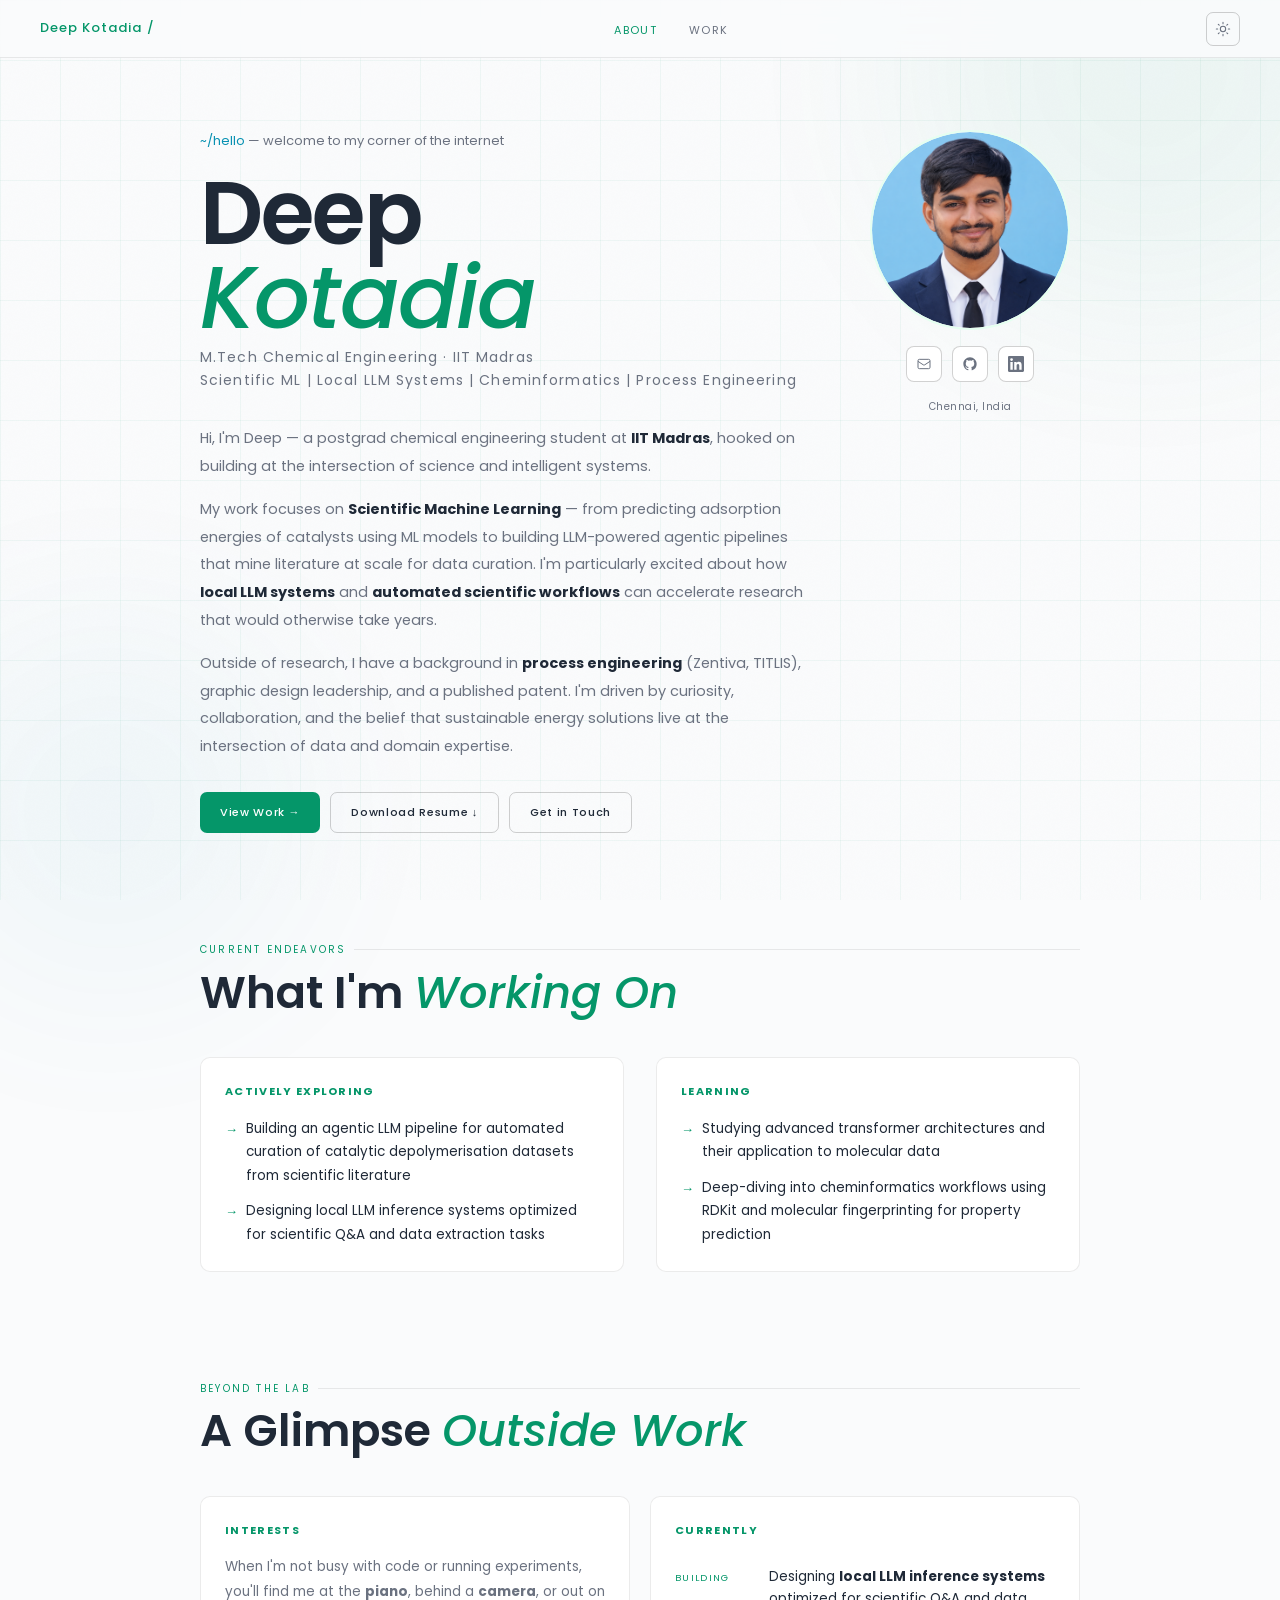
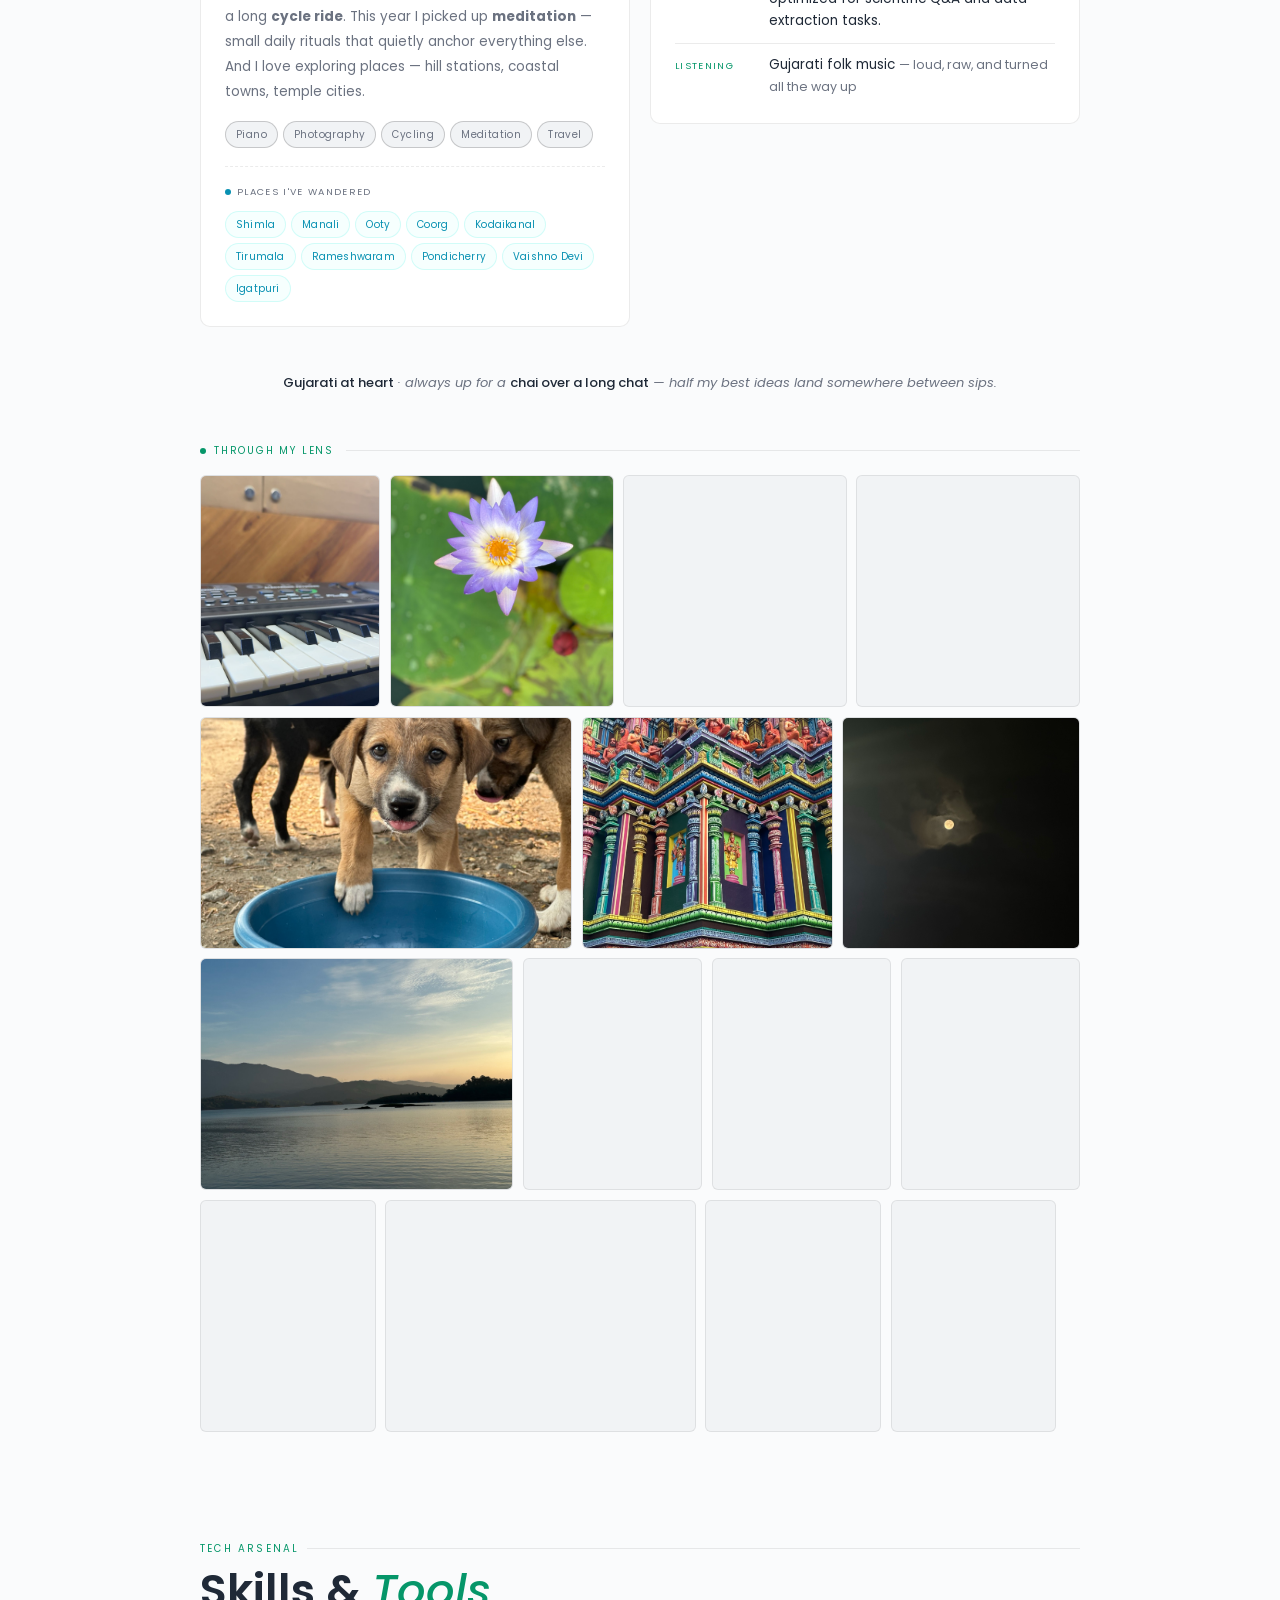
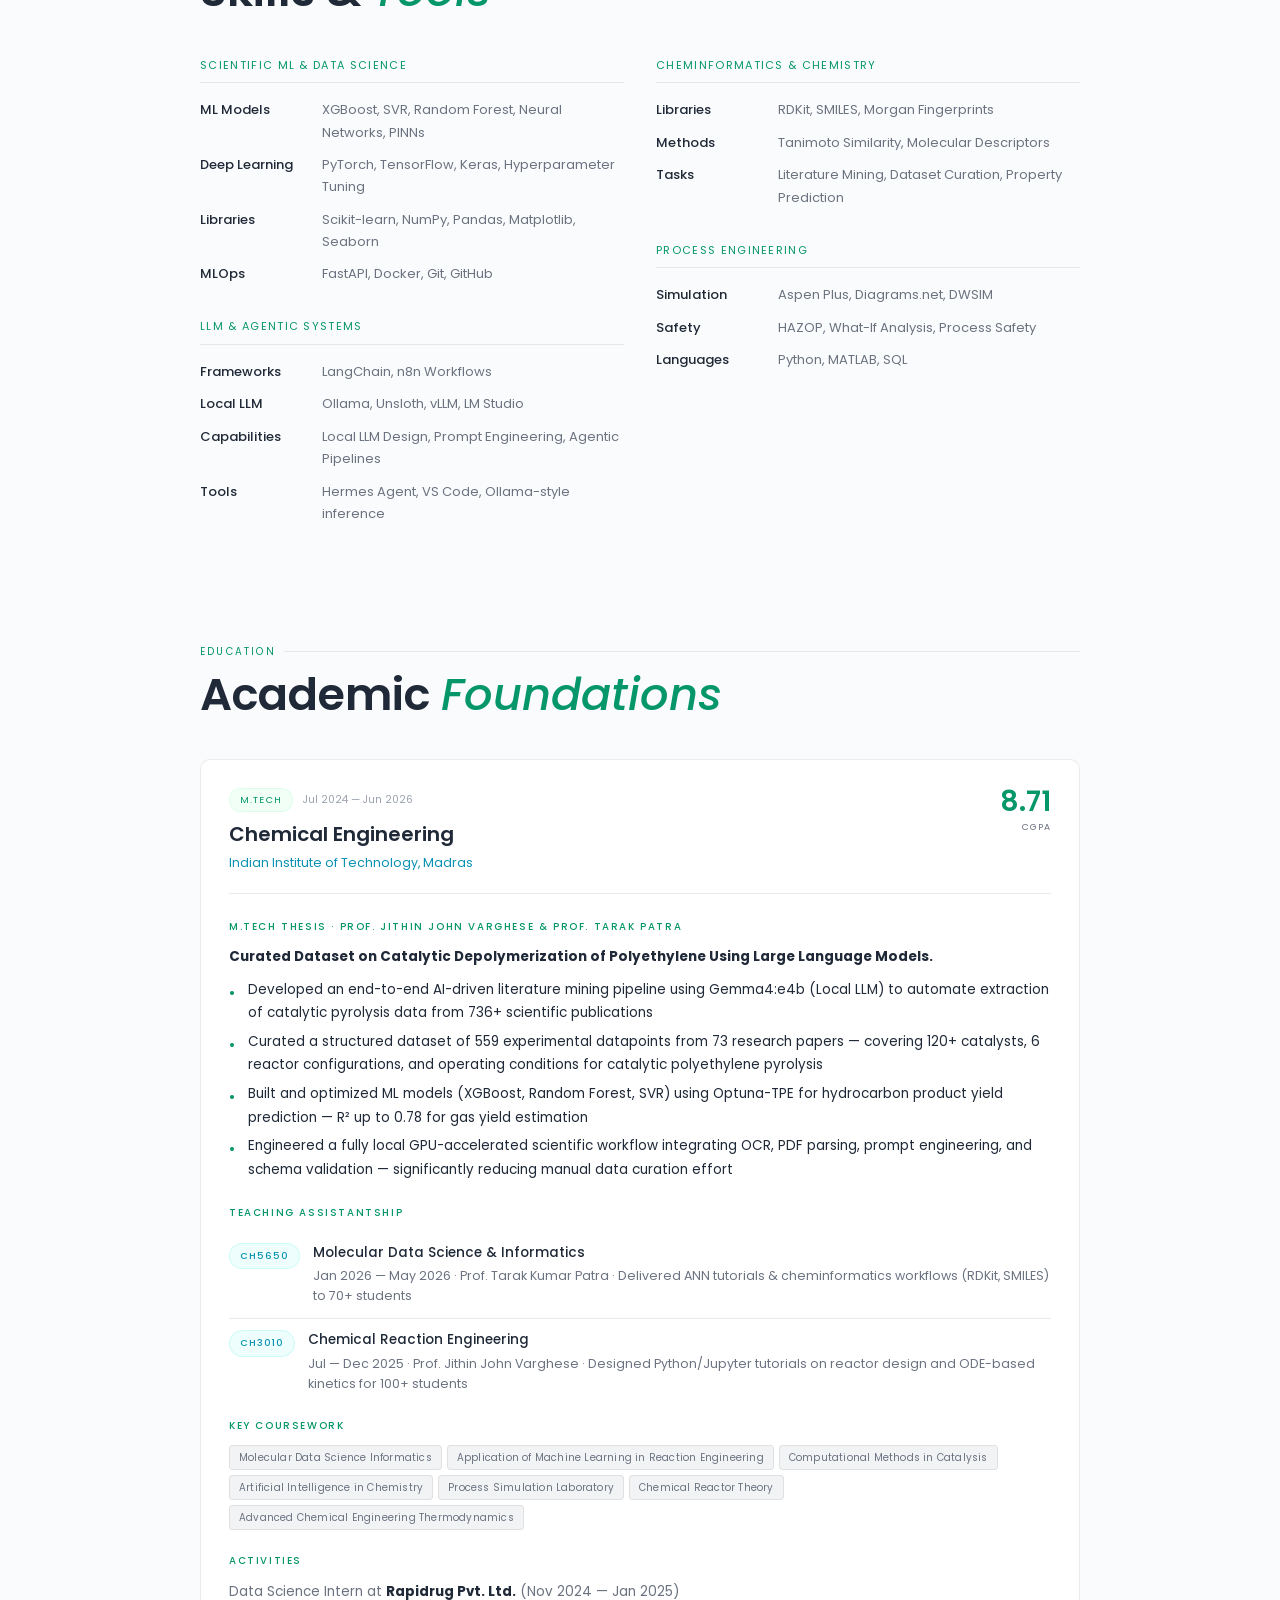
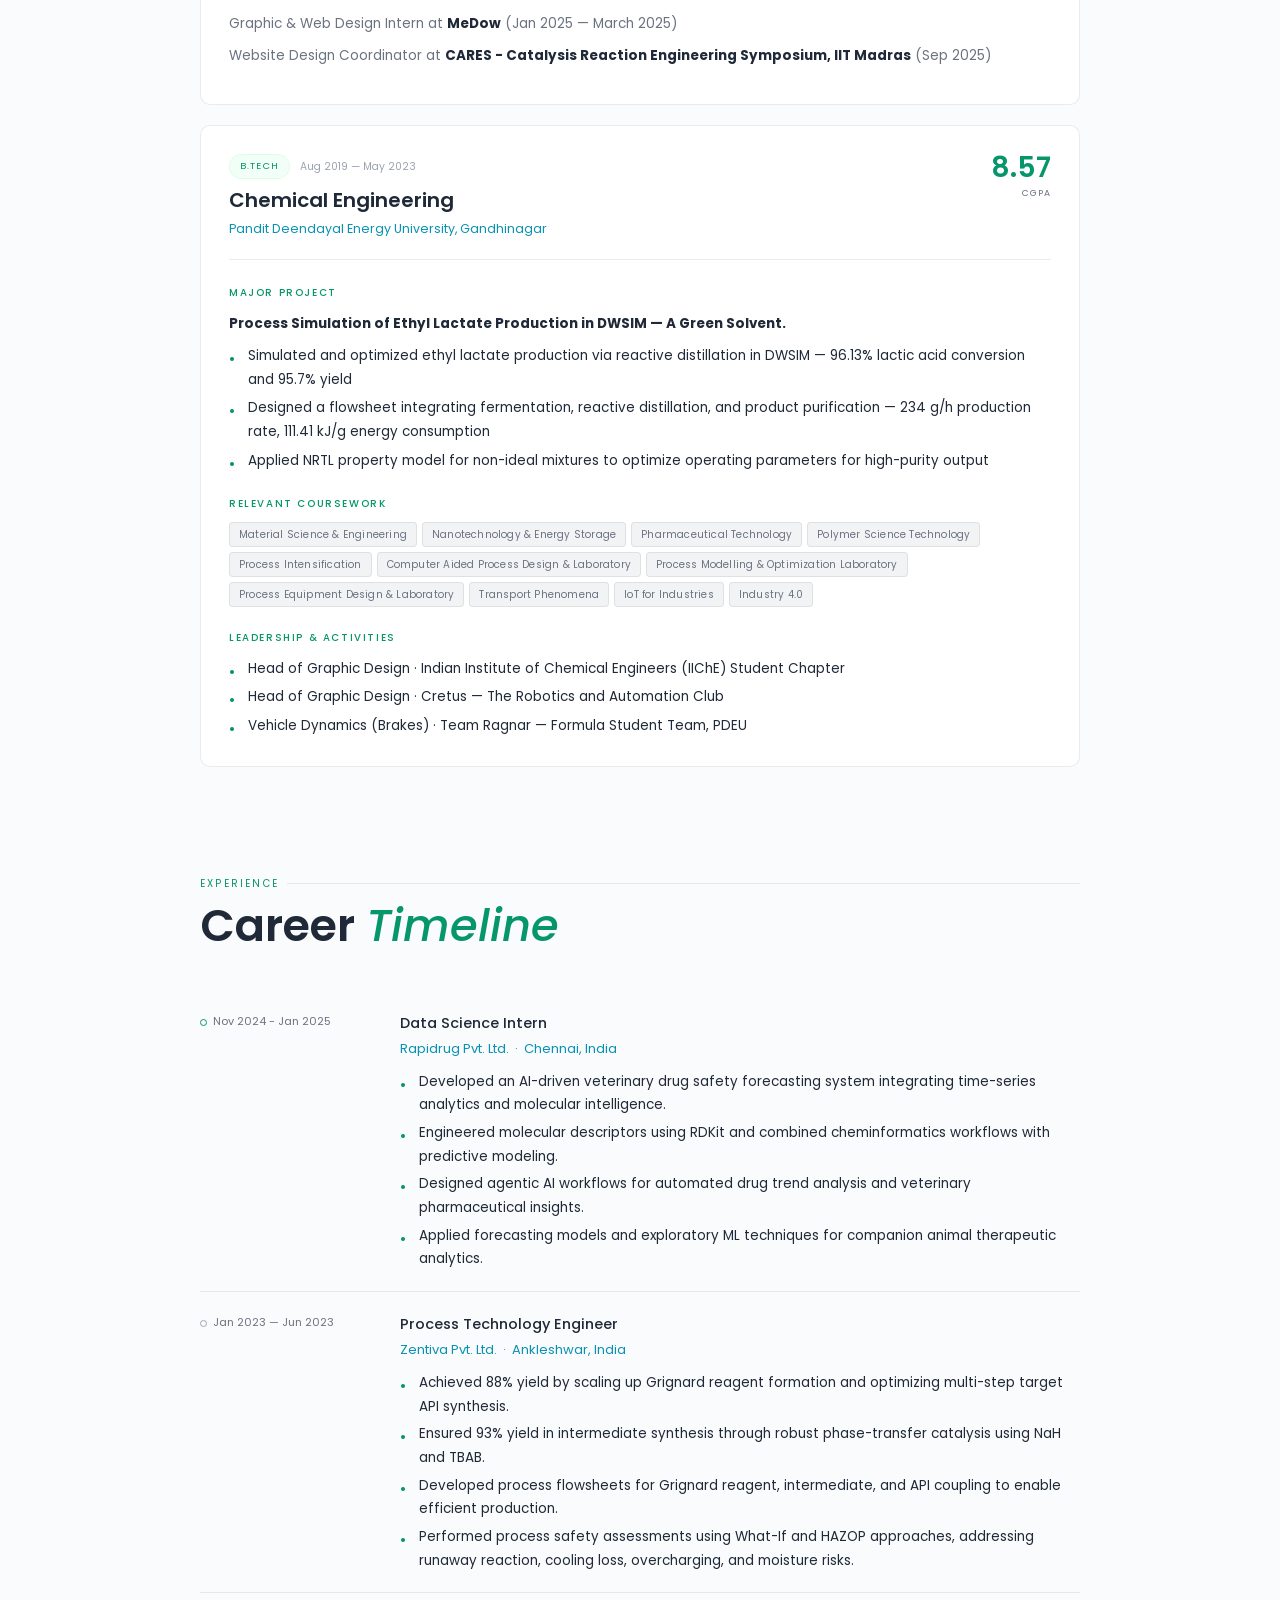
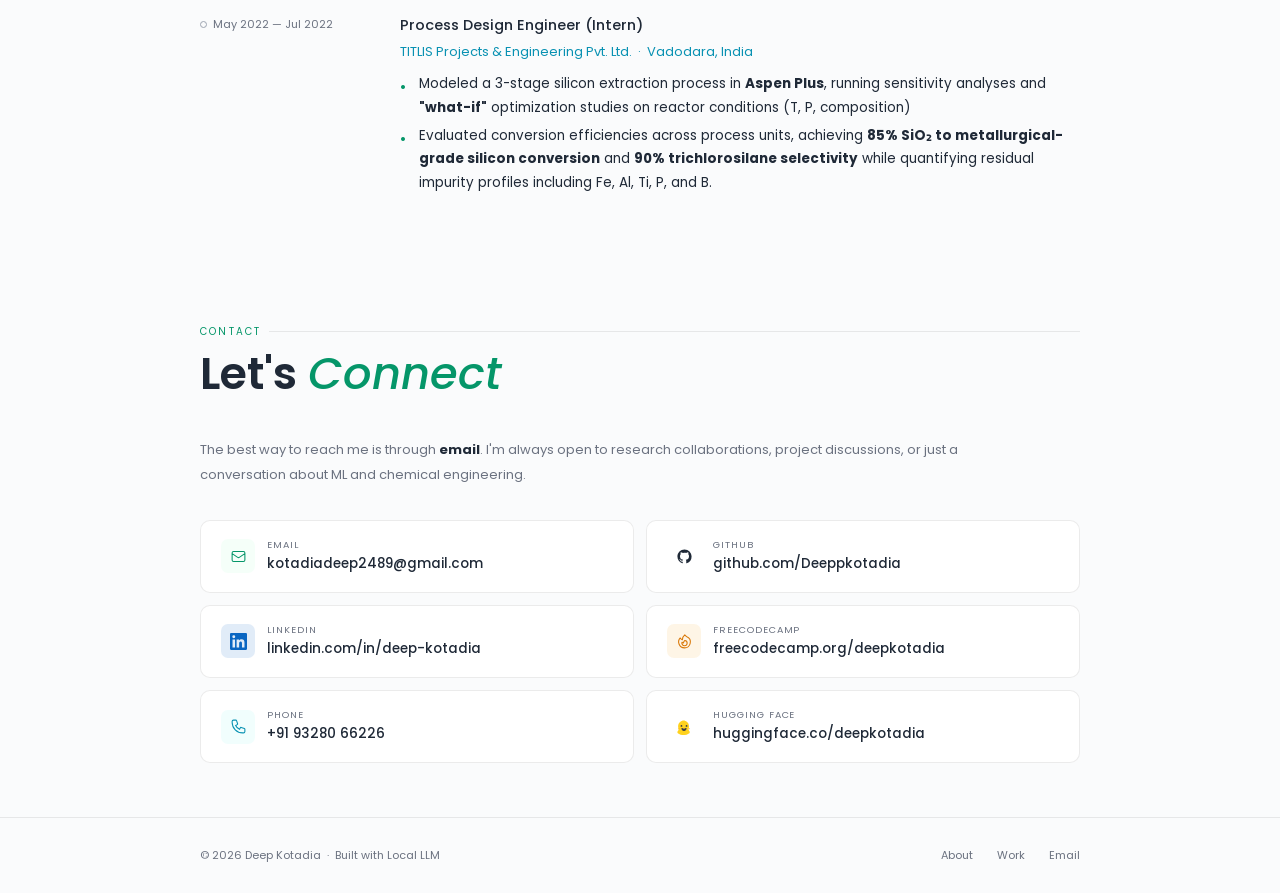
<file: index.html>
<!DOCTYPE html>
<html lang="en">
<head>
<meta charset="UTF-8">
<meta name="viewport" content="width=device-width, initial-scale=1.0">
<title>Deep Kotadia — About</title>
<link rel="icon" type="image/svg+xml" href="assets/images/favicon.svg">
<link rel="apple-touch-icon" href="assets/images/favicon.svg">
<link href="https://fonts.googleapis.com/css2?family=Poppins:ital,wght@0,300;0,400;0,500;0,600;0,700;1,400;1,500&display=swap" rel="stylesheet">
<link rel="stylesheet" href="assets/css/styles.css">
<script>
  (function(){
    var saved = localStorage.getItem('theme');
    var prefersLight = window.matchMedia && window.matchMedia('(prefers-color-scheme: light)').matches;
    var theme = saved || (prefersLight ? 'light' : 'dark');
    if(theme === 'light') document.documentElement.setAttribute('data-theme','light');
  })();
</script>
</head>
<body>
<div class="noise"></div>
<div class="orb orb1"></div>
<div class="orb orb2"></div>

<!-- NAV -->
<nav>
  <a class="nav-logo" href="index.html">Deep Kotadia /</a>
  <ul class="nav-links">
    <li><a href="index.html" class="active">About</a></li>
    <li><a href="work.html">Work</a></li>
  </ul>
  <button class="theme-toggle" onclick="toggleTheme()" aria-label="Toggle light/dark theme" title="Toggle theme">
    <svg class="icon-moon" viewBox="0 0 24 24" fill="none" stroke="currentColor" stroke-width="1.6" stroke-linecap="round" stroke-linejoin="round"><path d="M21 12.79A9 9 0 1 1 11.21 3 7 7 0 0 0 21 12.79z"/></svg>
    <svg class="icon-sun" viewBox="0 0 24 24" fill="none" stroke="currentColor" stroke-width="1.6" stroke-linecap="round" stroke-linejoin="round"><circle cx="12" cy="12" r="4"/><path d="M12 2v2M12 20v2M4.93 4.93l1.41 1.41M17.66 17.66l1.41 1.41M2 12h2M20 12h2M4.93 19.07l1.41-1.41M17.66 6.34l1.41-1.41"/></svg>
  </button>
  <div class="nav-ham" onclick="toggleMenu()"><span></span><span></span><span></span></div>
</nav>
<div class="mob-menu" id="mobMenu">
  <a href="index.html" class="active" onclick="closeMenu()">About</a>
  <a href="work.html" onclick="closeMenu()">Work</a>
</div>

<div class="page">

<!-- ── ABOUT ── -->
<section id="about" class="page-top">
  <div class="about-grid">
    <div>
      <p class="about-greeting fu d1"><span class="hl">~/hello</span> — welcome to my corner of the internet</p>
      <h1 class="about-name fu d2">Deep<br><em>Kotadia</em></h1>
      <p class="about-role fu d3">M.Tech Chemical Engineering · IIT Madras<br>Scientific ML | Local LLM Systems | Cheminformatics | Process Engineering</p>

      <div class="about-body fu d4">
        <p>Hi, I'm Deep — a postgrad chemical engineering student at <strong>IIT Madras</strong>, hooked on building at the intersection of science and intelligent systems.</p>
        <p>My work focuses on <strong>Scientific Machine Learning</strong> — from predicting adsorption energies of catalysts using ML models to building LLM-powered agentic pipelines that mine literature at scale for data curation. I'm particularly excited about how <strong>local LLM systems</strong> and <strong>automated scientific workflows</strong> can accelerate research that would otherwise take years.</p>
        <p>Outside of research, I have a background in <strong>process engineering</strong> (Zentiva, TITLIS), graphic design leadership, and a published patent. I'm driven by curiosity, collaboration, and the belief that sustainable energy solutions live at the intersection of data and domain expertise.</p>
      </div>

      <div class="about-ctas fu d5">
        <a href="work.html" class="btn btn-primary">View Work →</a>
        <!-- TODO: place Deep_Kotadia_Resume.pdf in this folder, or update the href -->
        <a href="assets/docs/Resume.pdf" target="_blank" class="btn btn-outline">Download Resume ↓</a>
        <a href="mailto:kotadiadeep2489@gmail.com" class="btn btn-outline">Get in Touch</a>
      </div>
    </div>

    <div class="about-photo-wrap fu d3">
      <div>
        <div class="about-photo">
          <img src="assets/images/img.png" alt="Deep Kotadia" style="width:100%;height:100%;object-fit:cover;object-position:center 28%;border-radius:50%;">
        </div>
        <div class="about-social" style="margin-top:1rem;">
          <a class="social-icon" href="mailto:kotadiadeep2489@gmail.com" title="Email">
            <svg width="16" height="16" viewBox="0 0 24 24" fill="none" stroke="currentColor" stroke-width="1.5"><path d="M3 8l7.89 5.26a2 2 0 002.22 0L21 8M5 19h14a2 2 0 002-2V7a2 2 0 00-2-2H5a2 2 0 00-2 2v10a2 2 0 002 2z"/></svg>
          </a>
          <a class="social-icon" href="https://github.com/Deeppkotadia" target="_blank" title="GitHub">
            <svg width="16" height="16" viewBox="0 0 24 24" fill="currentColor"><path d="M12 2C6.477 2 2 6.484 2 12.017c0 4.425 2.865 8.18 6.839 9.504.5.092.682-.217.682-.483 0-.237-.008-.868-.013-1.703-2.782.605-3.369-1.343-3.369-1.343-.454-1.158-1.11-1.466-1.11-1.466-.908-.62.069-.608.069-.608 1.003.07 1.531 1.032 1.531 1.032.892 1.53 2.341 1.088 2.91.832.092-.647.35-1.088.636-1.338-2.22-.253-4.555-1.113-4.555-4.951 0-1.093.39-1.988 1.029-2.688-.103-.253-.446-1.272.098-2.65 0 0 .84-.27 2.75 1.026A9.564 9.564 0 0112 6.844c.85.004 1.705.115 2.504.337 1.909-1.296 2.747-1.027 2.747-1.027.546 1.379.202 2.398.1 2.651.64.7 1.028 1.595 1.028 2.688 0 3.848-2.339 4.695-4.566 4.943.359.309.678.92.678 1.855 0 1.338-.012 2.419-.012 2.747 0 .268.18.58.688.482A10.019 10.019 0 0022 12.017C22 6.484 17.522 2 12 2z"/></svg>
          </a>
          <a class="social-icon" href="https://www.linkedin.com/in/deep-kotadia/" target="_blank" title="LinkedIn">
            <svg width="16" height="16" viewBox="0 0 24 24" fill="currentColor"><path d="M20.447 20.452h-3.554v-5.569c0-1.328-.027-3.037-1.852-3.037-1.853 0-2.136 1.445-2.136 2.939v5.667H9.351V9h3.414v1.561h.046c.477-.9 1.637-1.85 3.37-1.85 3.601 0 4.267 2.37 4.267 5.455v6.286zM5.337 7.433a2.062 2.062 0 01-2.063-2.065 2.064 2.064 0 112.063 2.065zm1.782 13.019H3.555V9h3.564v11.452zM22.225 0H1.771C.792 0 0 .774 0 1.729v20.542C0 23.227.792 24 1.771 24h20.451C23.2 24 24 23.227 24 22.271V1.729C24 .774 23.2 0 22.222 0h.003z"/></svg>
          </a>
        </div>
        <div style="margin-top:1rem;font-size:10px;color:var(--muted);text-align:center;letter-spacing:0.05em;">Chennai, India</div>
      </div>
    </div>
  </div>
</section>

<!-- ── CURRENT ENDEAVORS ── -->
<section id="now">
  <p class="sec-label">Current Endeavors</p>
  <h2 class="sec-title">What I'm <em>Working On</em></h2>
  <div class="endeavors-grid reveal">
    <div class="endeavor-block">
      <h3>Actively Exploring</h3>
      <ul class="endeavor-list">
        <li>Building an agentic LLM pipeline for automated curation of catalytic depolymerisation datasets from scientific literature</li>
        <li>Designing local LLM inference systems optimized for scientific Q&A and data extraction tasks</li>
      </ul>
    </div>
    <div class="endeavor-block">
      <h3>Learning</h3>
      <ul class="endeavor-list">
        <li>Studying advanced transformer architectures and their application to molecular data</li>
        <li>Deep-diving into cheminformatics workflows using RDKit and molecular fingerprinting for property prediction</li>
      </ul>
    </div>
  </div>
</section>

<!-- ── BEYOND THE LAB ── -->
<!-- TODO: Personalize the placeholders below — interests text, hobby tags, currently widget values, and replace snap1/snap2/snap3.jpg with your photos -->
<section id="beyond">
  <p class="sec-label">Beyond the Lab</p>
  <h2 class="sec-title">A Glimpse <em>Outside Work</em></h2>
  <div class="beyond-grid reveal">
      <div class="beyond-card">
        <h3>Interests</h3>
        <p>When I'm not busy with code or running experiments, you'll find me at the <strong>piano</strong>, behind a <strong>camera</strong>, or out on a long <strong>cycle ride</strong>. This year I picked up <strong>meditation</strong> — small daily rituals that quietly anchor everything else. And I love exploring places — hill stations, coastal towns, temple cities.</p>
        <div class="interest-tags">
          <span class="i-tag">Piano</span>
          <span class="i-tag">Photography</span>
          <span class="i-tag">Cycling</span>
          <span class="i-tag">Meditation</span>
          <span class="i-tag">Travel</span>
        </div>

        <div class="places-block">
          <div class="places-label">Places I've Wandered</div>
          <div class="places-tags">
            <span class="place-tag">Shimla</span>
            <span class="place-tag">Manali</span>
            <span class="place-tag">Ooty</span>
            <span class="place-tag">Coorg</span>
            <span class="place-tag">Kodaikanal</span>
            <span class="place-tag">Tirumala</span>
            <span class="place-tag">Rameshwaram</span>
            <span class="place-tag">Pondicherry</span>
            <span class="place-tag">Vaishno Devi</span>
            <span class="place-tag">Igatpuri</span>
          </div>
        </div>
      </div>

      <div class="beyond-card">
        <h3>Currently</h3>
        <div class="now-row">
          <span class="now-label">Building</span>
          <span class="now-val">Designing <strong>local LLM inference systems</strong> optimized for scientific Q&A and data extraction tasks. </span>
        </div>
        <div class="now-row">
          <span class="now-label">Listening</span>
          <span class="now-val">Gujarati folk music <span class="now-sub">— loud, raw, and turned all the way up</span></span>
        </div>
      </div>
  </div>

  <p class="beyond-quirk"><strong>Gujarati at heart</strong> · always up for a <strong>chai over a long chat</strong> — half my best ideas land somewhere between sips.</p>

  <div class="lens-block reveal">
    <div class="lens-label">Through My Lens</div>
    <div class="lens-grid">
      <div class="lens-photo"><img src="assets/images/piano.jpeg" alt="At the piano" loading="lazy" decoding="async"></div>
      <div class="lens-photo"><img src="assets/images/click1.jpeg" alt="Photograph" loading="lazy" decoding="async"></div>
      <div class="lens-photo"><img src="assets/images/click2.jpeg" alt="Photograph" loading="lazy" decoding="async"></div>
      <div class="lens-photo"><img src="assets/images/cycle.jpeg" alt="Cycling" loading="lazy" decoding="async"></div>
      <div class="lens-photo"><img src="assets/images/click3.jpeg" alt="Photograph" loading="lazy" decoding="async"></div>
      <div class="lens-photo"><img src="assets/images/click4.jpeg" alt="Photograph" loading="lazy" decoding="async"></div>
      <div class="lens-photo"><img src="assets/images/click5.jpeg" alt="Photograph" loading="lazy" decoding="async"></div>
      <div class="lens-photo"><img src="assets/images/click7.jpeg" alt="Photograph" loading="lazy" decoding="async"></div>
      <div class="lens-photo"><img src="assets/images/click6.jpeg" alt="Photograph" loading="lazy" decoding="async"></div>
      <div class="lens-photo"><img src="assets/images/click8.jpeg" alt="Photograph" loading="lazy" decoding="async"></div>
      <div class="lens-photo"><img src="assets/images/click9.jpeg" alt="Photograph" loading="lazy" decoding="async"></div>
      <div class="lens-photo"><img src="assets/images/click10.jpeg" alt="Photograph" loading="lazy" decoding="async"></div>
      <div class="lens-photo"><img src="assets/images/click11.jpeg" alt="Photograph" loading="lazy" decoding="async"></div>
      <div class="lens-photo"><img src="assets/images/click12.jpeg" alt="Photograph" loading="lazy" decoding="async"></div>
      <div class="lens-photo"><img src="assets/images/click13.jpeg" alt="Photograph" loading="lazy" decoding="async"></div>
    </div>
  </div>
</section>

<!-- ── SKILLS ── -->
<section id="skills">
  <p class="sec-label">Tech Arsenal</p>
  <h2 class="sec-title">Skills & <em>Tools</em></h2>
  <div class="skills-wrap reveal">
    <div>
      <div class="skill-group">
        <div class="skill-group-title">Scientific ML & Data Science</div>
        <div class="skill-row"><span class="skill-key">ML Models</span><span class="skill-val">XGBoost, SVR, Random Forest, Neural Networks, PINNs</span></div>
        <div class="skill-row"><span class="skill-key">Deep Learning</span><span class="skill-val">PyTorch, TensorFlow, Keras, Hyperparameter Tuning</span></div>
        <div class="skill-row"><span class="skill-key">Libraries</span><span class="skill-val">Scikit-learn, NumPy, Pandas, Matplotlib, Seaborn</span></div>
        <div class="skill-row"><span class="skill-key">MLOps</span><span class="skill-val">FastAPI, Docker, Git, GitHub</span></div>
      </div>
      <div class="skill-group" style="margin-top:2rem;">
        <div class="skill-group-title">LLM & Agentic Systems</div>
        <div class="skill-row"><span class="skill-key">Frameworks</span><span class="skill-val">LangChain, n8n Workflows</span></div>
        <div class="skill-row"><span class="skill-key">Local LLM</span><span class="skill-val">Ollama, Unsloth, vLLM, LM Studio</span></div>
        <div class="skill-row"><span class="skill-key">Capabilities</span><span class="skill-val">Local LLM Design, Prompt Engineering, Agentic Pipelines</span></div>
        <div class="skill-row"><span class="skill-key">Tools</span><span class="skill-val">Hermes Agent, VS Code, Ollama-style inference</span></div>
      </div>
    </div>
    <div>
      <div class="skill-group">
        <div class="skill-group-title">Cheminformatics & Chemistry</div>
        <div class="skill-row"><span class="skill-key">Libraries</span><span class="skill-val">RDKit, SMILES, Morgan Fingerprints</span></div>
        <div class="skill-row"><span class="skill-key">Methods</span><span class="skill-val">Tanimoto Similarity, Molecular Descriptors</span></div>
        <div class="skill-row"><span class="skill-key">Tasks</span><span class="skill-val">Literature Mining, Dataset Curation, Property Prediction</span></div>
      </div>
      <div class="skill-group" style="margin-top:2rem;">
        <div class="skill-group-title">Process Engineering</div>
        <div class="skill-row"><span class="skill-key">Simulation</span><span class="skill-val">Aspen Plus, Diagrams.net, DWSIM</span></div>
        <div class="skill-row"><span class="skill-key">Safety</span><span class="skill-val">HAZOP, What-If Analysis, Process Safety</span></div>
        <div class="skill-row"><span class="skill-key">Languages</span><span class="skill-val">Python, MATLAB, SQL</span></div>
      </div>
    </div>
  </div>
</section>

<!-- ── EDUCATION ── -->
<section id="education">
  <p class="sec-label">Education</p>
  <h2 class="sec-title">Academic <em>Foundations</em></h2>
  <div class="edu-list reveal">

    <!-- M.Tech -->
    <div class="edu-card">
      <div class="edu-header">
        <div>
          <div class="edu-meta">
            <span class="edu-badge">M.Tech</span>
            <span class="edu-term">Jul 2024 — Jun 2026</span>
          </div>
          <h3 class="edu-degree">Chemical Engineering</h3>
          <div class="edu-school">Indian Institute of Technology, Madras</div>
        </div>
        <div class="edu-grade">
          <div class="grade-num">8.71</div>
          <div class="grade-label">CGPA</div>
        </div>
      </div>

      <div class="edu-block">
        <h4 class="edu-block-title">M.Tech Thesis · Prof. Jithin John Varghese & Prof. Tarak Patra</h4>
        <p class="edu-block-desc"><strong>Curated Dataset on Catalytic Depolymerization of Polyethylene Using Large Language Models.</strong></p>
        <ul class="edu-points">
          <li>Developed an end-to-end AI-driven literature mining pipeline using Gemma4:e4b (Local LLM) to automate extraction of catalytic pyrolysis data from 736+ scientific publications</li>
          <li>Curated a structured dataset of 559 experimental datapoints from 73 research papers — covering 120+ catalysts, 6 reactor configurations, and operating conditions for catalytic polyethylene pyrolysis</li>
          <li>Built and optimized ML models (XGBoost, Random Forest, SVR) using Optuna-TPE for hydrocarbon product yield prediction — R² up to 0.78 for gas yield estimation</li>
          <li>Engineered a fully local GPU-accelerated scientific workflow integrating OCR, PDF parsing, prompt engineering, and schema validation — significantly reducing manual data curation effort</li>
        </ul>
      </div>

      <div class="edu-block">
        <h4 class="edu-block-title">Teaching Assistantship</h4>
        <div class="ta-row">
          <span class="ta-code">CH5650</span>
          <div class="ta-info">
            <div class="ta-course">Molecular Data Science & Informatics</div>
            <div class="ta-meta">Jan 2026 — May 2026 · Prof. Tarak Kumar Patra · Delivered ANN tutorials &amp; cheminformatics workflows (RDKit, SMILES) to 70+ students</div>
          </div>
        </div>
        <div class="ta-row">
          <span class="ta-code">CH3010</span>
          <div class="ta-info">
            <div class="ta-course">Chemical Reaction Engineering</div>
            <div class="ta-meta">Jul — Dec 2025 · Prof. Jithin John Varghese · Designed Python/Jupyter tutorials on reactor design and ODE-based kinetics for 100+ students</div>
          </div>
        </div>
      </div>

      <div class="edu-block">
        <h4 class="edu-block-title">Key Coursework</h4>
        <div class="course-tags">
          <span class="ctag">Molecular Data Science Informatics</span>
          <span class="ctag">Application of Machine Learning in Reaction Engineering</span>
          <span class="ctag">Computational Methods in Catalysis</span>
          <span class="ctag">Artificial Intelligence in Chemistry</span>
          <span class="ctag">Process Simulation Laboratory</span>
          <span class="ctag">Chemical Reactor Theory</span>
          <span class="ctag">Advanced Chemical Engineering Thermodynamics</span>
        </div>
      </div>

      <div class="edu-block">
        <h4 class="edu-block-title">Activities</h4>
        <p class="edu-block-desc">Data Science Intern at <strong>Rapidrug Pvt. Ltd.</strong> (Nov 2024 — Jan 2025)</p>
        <p class="edu-block-desc">Graphic & Web Design Intern at <strong>MeDow</strong> (Jan 2025 — March 2025)</p>
        <p class="edu-block-desc">Website Design Coordinator at <strong>CARES - Catalysis Reaction Engineering Symposium, IIT Madras</strong> (Sep 2025)</p>
      </div>
    </div>

    <!-- B.Tech -->
    <div class="edu-card">
      <div class="edu-header">
        <div>
          <div class="edu-meta">
            <span class="edu-badge">B.Tech</span>
            <span class="edu-term">Aug 2019 — May 2023</span>
          </div>
          <h3 class="edu-degree">Chemical Engineering</h3>
          <div class="edu-school">Pandit Deendayal Energy University, Gandhinagar</div>
        </div>
        <div class="edu-grade">
          <div class="grade-num">8.57</div>
          <div class="grade-label">CGPA</div>
        </div>
      </div>

      <div class="edu-block">
        <h4 class="edu-block-title">Major Project</h4>
        <p class="edu-block-desc"><strong>Process Simulation of Ethyl Lactate Production in DWSIM — A Green Solvent.</strong></p>
        <ul class="edu-points">
          <li>Simulated and optimized ethyl lactate production via reactive distillation in DWSIM — 96.13% lactic acid conversion and 95.7% yield</li>
          <li>Designed a flowsheet integrating fermentation, reactive distillation, and product purification — 234 g/h production rate, 111.41 kJ/g energy consumption</li>
          <li>Applied NRTL property model for non-ideal mixtures to optimize operating parameters for high-purity output</li>
        </ul>
      </div>

      <div class="edu-block">
        <h4 class="edu-block-title">Relevant Coursework</h4>
        <div class="course-tags">
          <span class="ctag">Material Science &amp; Engineering</span>
          <span class="ctag">Nanotechnology &amp; Energy Storage</span>
          <span class="ctag">Pharmaceutical Technology</span>
          <span class="ctag">Polymer Science Technology</span>
          <span class="ctag">Process Intensification</span>
          <span class="ctag">Computer Aided Process Design & Laboratory</span>
          <span class="ctag">Process Modelling & Optimization Laboratory</span>
          <span class="ctag">Process Equipment Design & Laboratory</span>
          <span class="ctag">Transport Phenomena</span>
          <span class="ctag">IoT for Industries</span>
          <span class="ctag">Industry 4.0</span>
        </div>
      </div>

      <div class="edu-block">
        <h4 class="edu-block-title">Leadership &amp; Activities</h4>
        <ul class="edu-points">
          <li>Head of Graphic Design · Indian Institute of Chemical Engineers (IIChE) Student Chapter</li>
          <li>Head of Graphic Design · Cretus — The Robotics and Automation Club</li>
          <li>Vehicle Dynamics (Brakes) · Team Ragnar — Formula Student Team, PDEU</li>
        </ul>
      </div>
    </div>

  </div>
</section>

<!-- ── EXPERIENCE ── -->
<section id="experience">
  <p class="sec-label">Experience</p>
  <h2 class="sec-title">Career <em>Timeline</em></h2>
  <table class="exp-table reveal">
    <tbody>
      <tr>
        <td><span class="exp-dot"></span>Nov 2024 - Jan 2025</td>
        <td>
          <div class="exp-role">Data Science Intern</div>
          <div class="exp-org">Rapidrug Pvt. Ltd. &nbsp;·&nbsp; Chennai, India</div>
          <ul class="exp-points">
            <li>Developed an AI-driven veterinary drug safety forecasting system integrating time-series analytics and molecular intelligence.</li>
            <li>Engineered molecular descriptors using RDKit and combined cheminformatics workflows with predictive modeling.</li>
            <li>Designed agentic AI workflows for automated drug trend analysis and veterinary pharmaceutical insights.</li>
            <li>Applied forecasting models and exploratory ML techniques for companion animal therapeutic analytics.</li>
          </ul>
        </td>
      </tr>
      <tr>
        <td><span class="exp-dot dim"></span>Jan 2023 — Jun 2023</td>
        <td>
          <div class="exp-role">Process Technology Engineer</div>
          <div class="exp-org">Zentiva Pvt. Ltd. &nbsp;·&nbsp; Ankleshwar, India</div>
          <ul class="exp-points">
            <li>Achieved 88% yield by scaling up Grignard reagent formation and optimizing multi-step target API synthesis.</li>
            <li>Ensured 93% yield in intermediate synthesis through robust phase-transfer catalysis using NaH and TBAB.</li>
            <li>Developed process flowsheets for Grignard reagent, intermediate, and API coupling to enable efficient production.</li>
            <li>Performed process safety assessments using What-If and HAZOP approaches, addressing runaway reaction, cooling loss, overcharging, and moisture risks.</li>
          </ul>
        </td>
      </tr>
      <tr>
        <td><span class="exp-dot dim"></span>May 2022 — Jul 2022</td>
        <td>
          <div class="exp-role">Process Design Engineer (Intern)</div>
          <div class="exp-org">TITLIS Projects & Engineering Pvt. Ltd. &nbsp;·&nbsp; Vadodara, India</div>
          <ul class="exp-points">
            <li>Modeled a 3-stage silicon extraction process in <strong> Aspen Plus</strong>, running sensitivity analyses and <strong>"what-if"</strong> optimization studies on reactor conditions (T, P, composition)</li>
            <li>Evaluated conversion efficiencies across process units, achieving <strong>85% SiO₂ to metallurgical-grade silicon conversion</strong> and <strong>90% trichlorosilane selectivity</strong> while quantifying residual impurity profiles including Fe, Al, Ti, P, and B.</li>
          </ul>
        </td>
      </tr>
    </tbody>
  </table>
</section>

<!-- ── CONTACT ── -->
<section id="contact">
  <p class="sec-label">Contact</p>
  <h2 class="sec-title">Let's <em>Connect</em></h2>
  <div class="contact-layout">
    <div>
      <p class="contact-note">The best way to reach me is through <strong>email</strong>. I'm always open to research collaborations, project discussions, or just a conversation about ML and chemical engineering.</p>
      <div class="contact-links contact-links-grid">
        <a class="contact-row" href="mailto:kotadiadeep2489@gmail.com">
          <div class="contact-icon em"><svg width="17" height="17" viewBox="0 0 24 24" fill="none" stroke="var(--accent)" stroke-width="1.5"><path d="M3 8l7.89 5.26a2 2 0 002.22 0L21 8M5 19h14a2 2 0 002-2V7a2 2 0 00-2-2H5a2 2 0 00-2 2v10a2 2 0 002 2z"/></svg></div>
          <div><div class="contact-text-label">Email</div><div class="contact-text-val">kotadiadeep2489@gmail.com</div></div>
        </a>
        <a class="contact-row" href="https://github.com/Deeppkotadia" target="_blank">
          <div class="contact-icon gh"><svg width="17" height="17" viewBox="0 0 24 24" fill="var(--text)"><path d="M12 2C6.477 2 2 6.484 2 12.017c0 4.425 2.865 8.18 6.839 9.504.5.092.682-.217.682-.483 0-.237-.008-.868-.013-1.703-2.782.605-3.369-1.343-3.369-1.343-.454-1.158-1.11-1.466-1.11-1.466-.908-.62.069-.608.069-.608 1.003.07 1.531 1.032 1.531 1.032.892 1.53 2.341 1.088 2.91.832.092-.647.35-1.088.636-1.338-2.22-.253-4.555-1.113-4.555-4.951 0-1.093.39-1.988 1.029-2.688-.103-.253-.446-1.272.098-2.65 0 0 .84-.27 2.75 1.026A9.564 9.564 0 0112 6.844c.85.004 1.705.115 2.504.337 1.909-1.296 2.747-1.027 2.747-1.027.546 1.379.202 2.398.1 2.651.64.7 1.028 1.595 1.028 2.688 0 3.848-2.339 4.695-4.566 4.943.359.309.678.92.678 1.855 0 1.338-.012 2.419-.012 2.747 0 .268.18.58.688.482A10.019 10.019 0 0022 12.017C22 6.484 17.522 2 12 2z"/></svg></div>
          <div><div class="contact-text-label">GitHub</div><div class="contact-text-val">github.com/Deeppkotadia</div></div>
        </a>
        <a class="contact-row" href="https://www.linkedin.com/in/deep-kotadia/" target="_blank">
          <div class="contact-icon li"><svg width="17" height="17" viewBox="0 0 24 24" fill="#0a66c2"><path d="M20.447 20.452h-3.554v-5.569c0-1.328-.027-3.037-1.852-3.037-1.853 0-2.136 1.445-2.136 2.939v5.667H9.351V9h3.414v1.561h.046c.477-.9 1.637-1.85 3.37-1.85 3.601 0 4.267 2.37 4.267 5.455v6.286zM5.337 7.433a2.062 2.062 0 01-2.063-2.065 2.064 2.064 0 112.063 2.065zm1.782 13.019H3.555V9h3.564v11.452zM22.225 0H1.771C.792 0 0 .774 0 1.729v20.542C0 23.227.792 24 1.771 24h20.451C23.2 24 24 23.227 24 22.271V1.729C24 .774 23.2 0 22.222 0h.003z"/></svg></div>
          <div><div class="contact-text-label">LinkedIn</div><div class="contact-text-val">linkedin.com/in/deep-kotadia</div></div>
        </a>
        <a class="contact-row" href="https://www.freecodecamp.org/deepkotadia" target="_blank" rel="noopener">
          <div class="contact-icon fcc"><svg width="17" height="17" viewBox="0 0 24 24" fill="none" stroke="var(--warn)" stroke-width="1.5" stroke-linecap="round" stroke-linejoin="round"><path d="M15.362 5.214A8.252 8.252 0 0 1 12 21 8.25 8.25 0 0 1 6.038 7.047 8.287 8.287 0 0 0 9 9.601a8.983 8.983 0 0 1 3.361-6.867 8.21 8.21 0 0 0 3.001 2.48Z"/><path d="M12 18a3.75 3.75 0 0 0 .495-7.467 5.99 5.99 0 0 0-1.925 3.546 5.974 5.974 0 0 1-2.133-1A3.75 3.75 0 0 0 12 18Z"/></svg></div>
          <div><div class="contact-text-label">FreeCodeCamp</div><div class="contact-text-val">freecodecamp.org/deepkotadia</div></div>
        </a>
        <a class="contact-row" href="tel:+919328066226">
          <div class="contact-icon ph"><svg width="17" height="17" viewBox="0 0 24 24" fill="none" stroke="var(--accent2)" stroke-width="1.5"><path d="M3 5a2 2 0 012-2h3.28a1 1 0 01.948.684l1.498 4.493a1 1 0 01-.502 1.21l-2.257 1.13a11.042 11.042 0 005.516 5.516l1.13-2.257a1 1 0 011.21-.502l4.493 1.498a1 1 0 01.684.949V19a2 2 0 01-2 2h-1C9.716 21 3 14.284 3 6V5z"/></svg></div>
          <div><div class="contact-text-label">Phone</div><div class="contact-text-val">+91 93280 66226</div></div>
        </a>
        <a class="contact-row" href="https://huggingface.co/deepkotadia" target="_blank" rel="noopener">
          <div class="contact-icon hf"><svg width="18" height="18" viewBox="0 0 32 32" xmlns="http://www.w3.org/2000/svg"><path fill="#FFD21E" d="M16 4.5c-5.8 0-10.5 4.7-10.5 10.5 0 1.9.5 3.6 1.3 5.1-.4.3-.7.7-.9 1.2-.2.5-.2 1-.1 1.5-.5.2-1 .6-1.3 1.1-.5.9-.4 2 .2 2.8.4.6 1 1 1.8 1.3.3.1.7.2 1.1.3.7.6 1.6 1 2.6 1.3 1.7.5 3.6.6 5 .6h.1c1.4 0 3.3-.1 5-.6 1-.3 1.9-.7 2.6-1.3.4-.1.8-.2 1.1-.3.8-.3 1.4-.7 1.8-1.3.6-.8.7-1.9.2-2.8-.3-.5-.8-.9-1.3-1.1.1-.5.1-1-.1-1.5-.2-.5-.5-.9-.9-1.2.8-1.5 1.3-3.2 1.3-5.1 0-5.8-4.7-10.5-10.5-10.5z"/><circle cx="11.5" cy="14" r="1.6" fill="#3A3B45"/><circle cx="20.5" cy="14" r="1.6" fill="#3A3B45"/><path d="M11.5 18.5c0 2.5 2 4.5 4.5 4.5s4.5-2 4.5-4.5c0-.4-.3-.7-.7-.7-1.3 0-2.5.6-3.3 1.5-.3.3-.7.3-1 0-.8-.9-2-1.5-3.3-1.5-.4 0-.7.3-.7.7z" fill="#3A3B45"/><path fill="#FF9D0B" d="M7.8 18.2c-.5-.3-1.1-.2-1.5.2-.4.4-.4 1 0 1.4.3.3.7.4 1.1.3.3-.6.5-1.2.4-1.9zm16.4 0c.5-.3 1.1-.2 1.5.2.4.4.4 1 0 1.4-.3.3-.7.4-1.1.3-.3-.6-.5-1.2-.4-1.9z"/></svg></div>
          <div><div class="contact-text-label">Hugging Face</div><div class="contact-text-val">huggingface.co/deepkotadia</div></div>
        </a>
      </div>
    </div>
  </div>
</section>

</div><!-- /page -->

<div class="footer-wrap">
  <footer>
    <span>© 2026 Deep Kotadia &nbsp;·&nbsp; Built with <a href="#" target="_blank">Local LLM</a></span>
    <div class="footer-links">
      <a href="index.html">About</a>
      <a href="work.html">Work</a>
      <a href="mailto:kotadiadeep2489@gmail.com">Email</a>
    </div>
  </footer>
</div>

<script src="assets/js/script.js"></script>
</body>
</html>
</file>
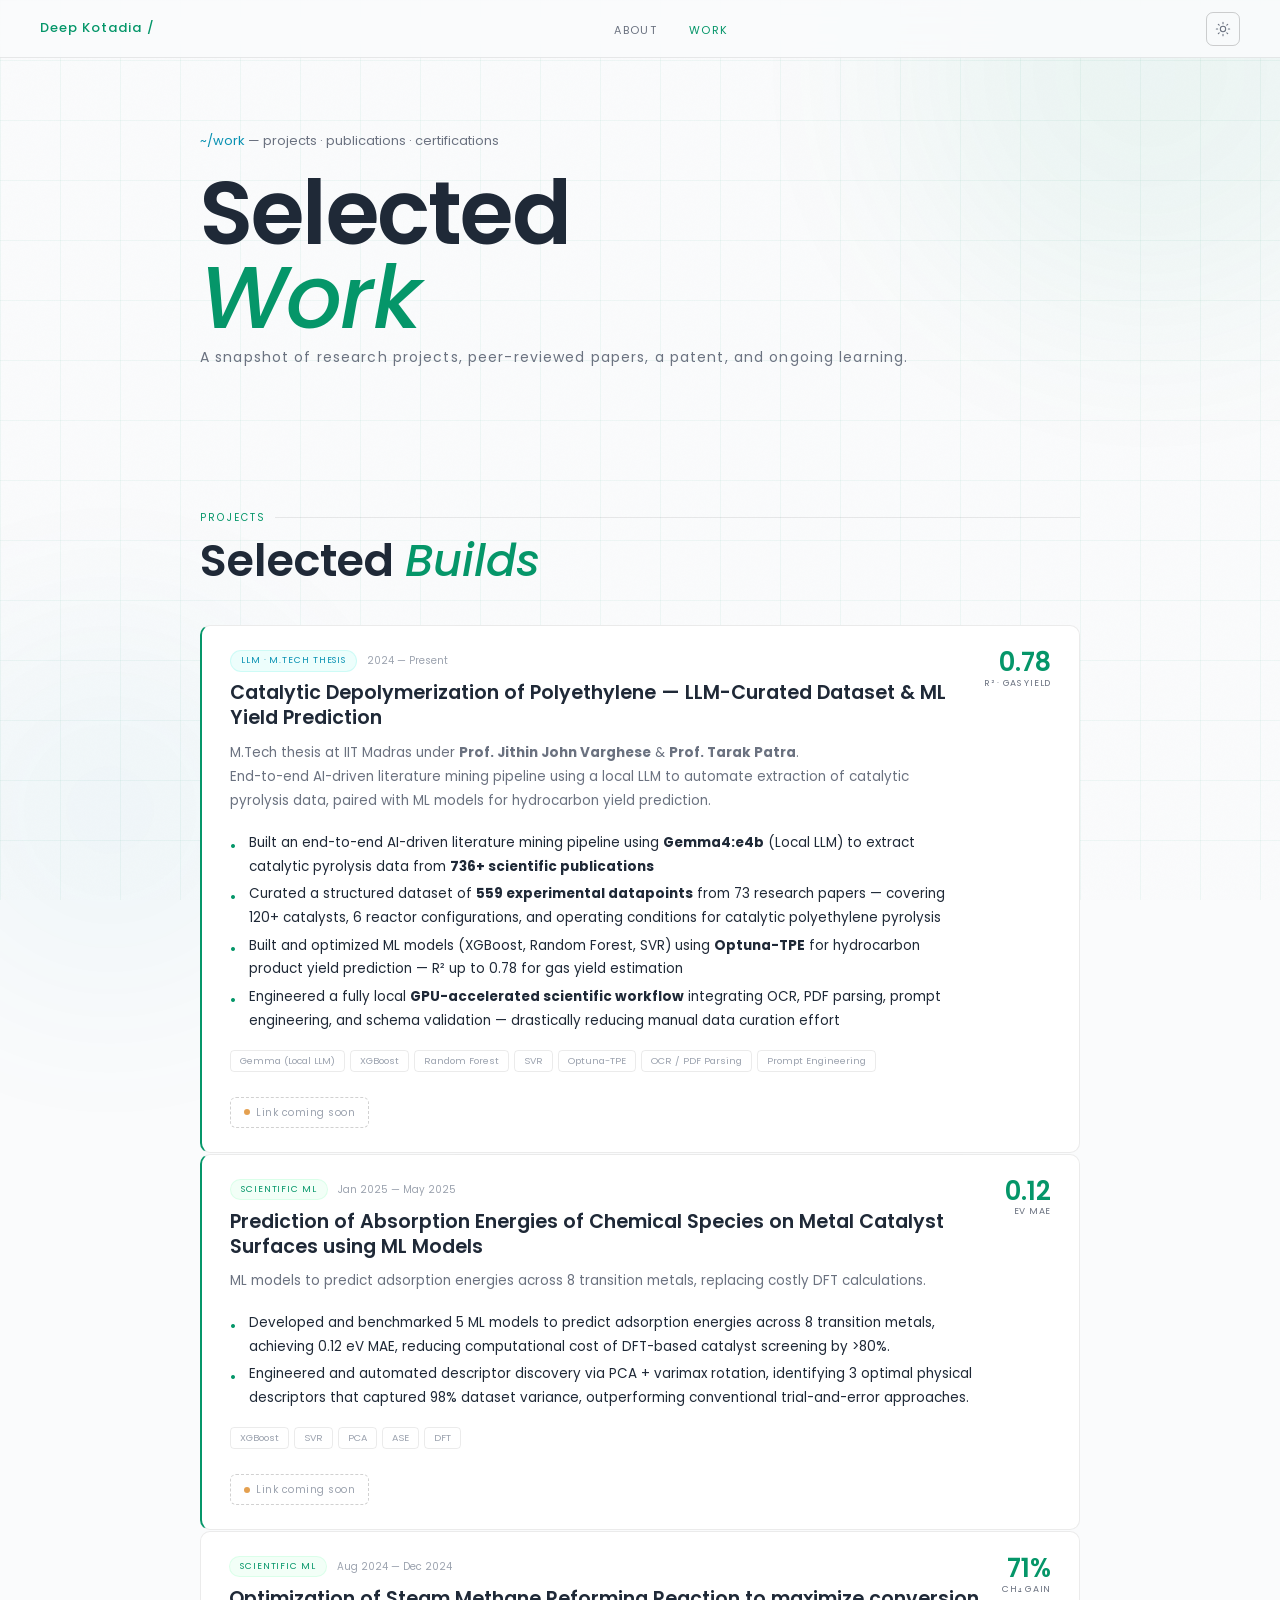
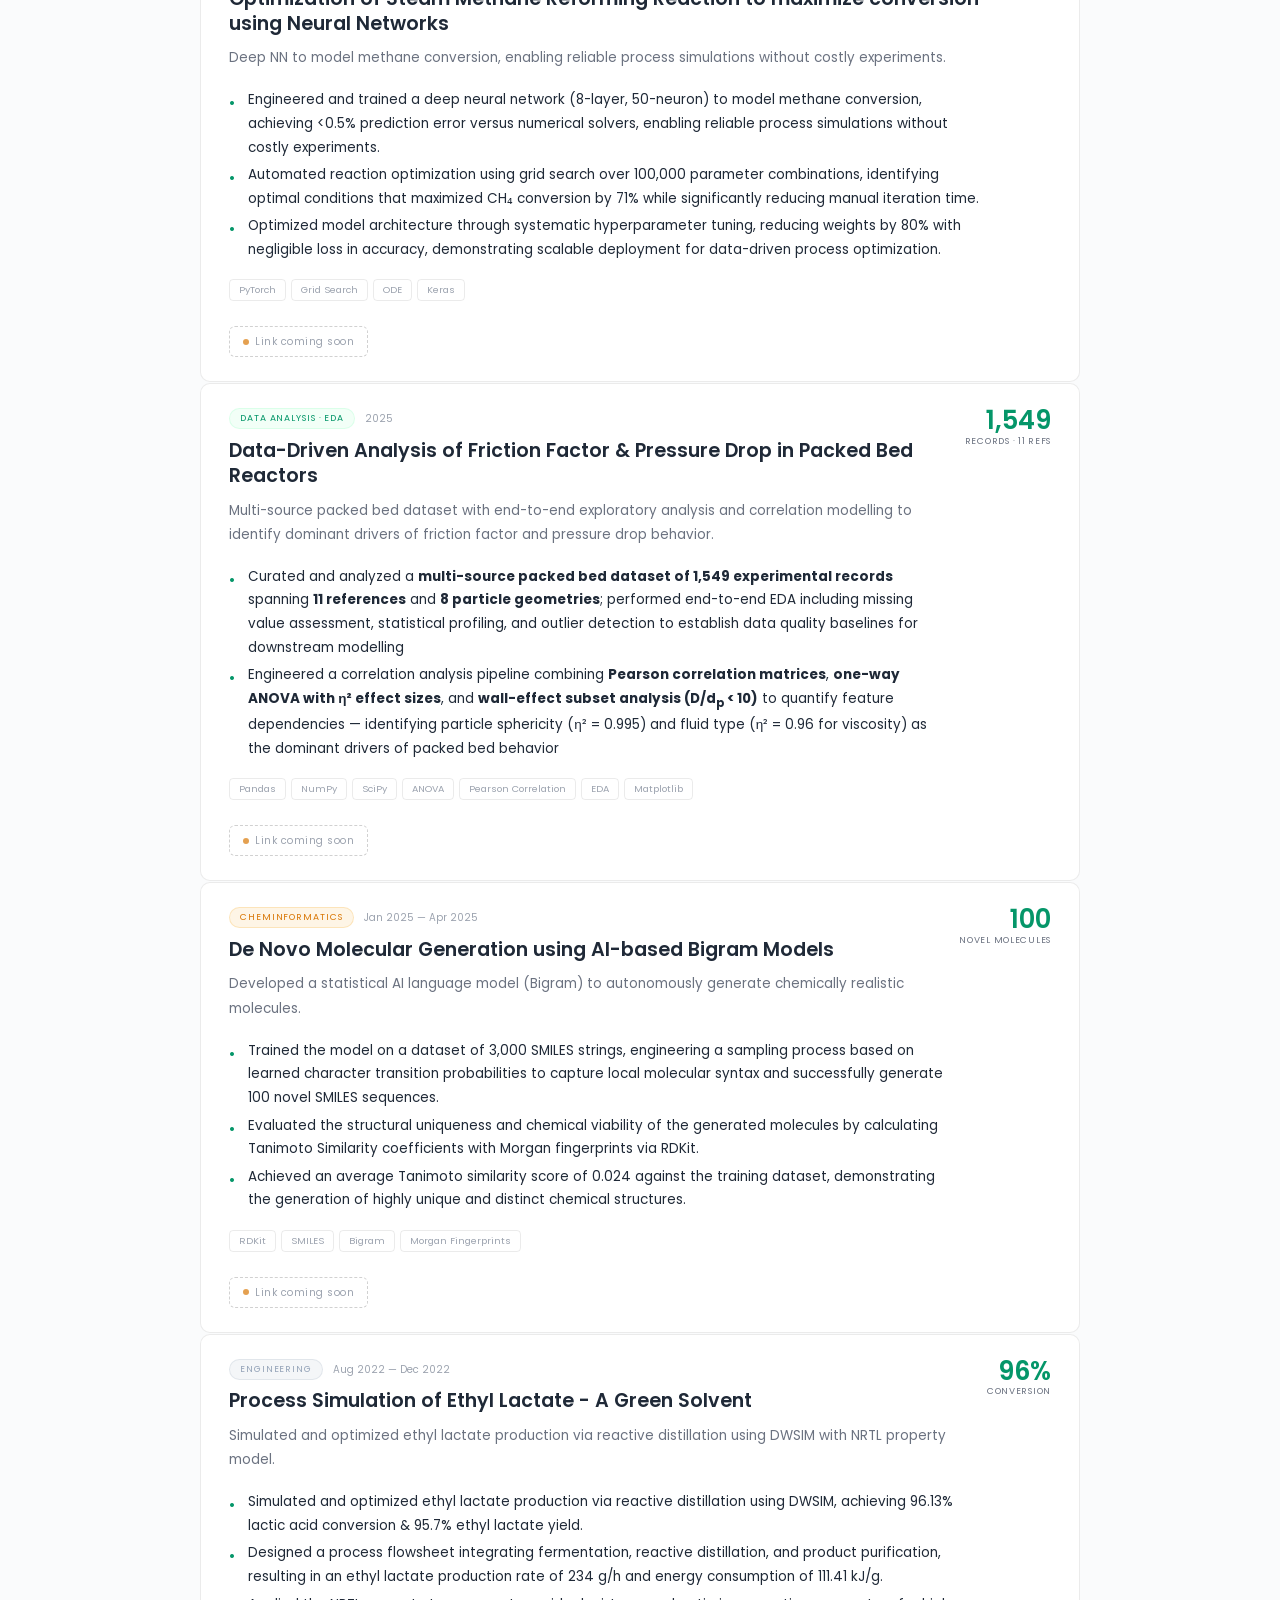
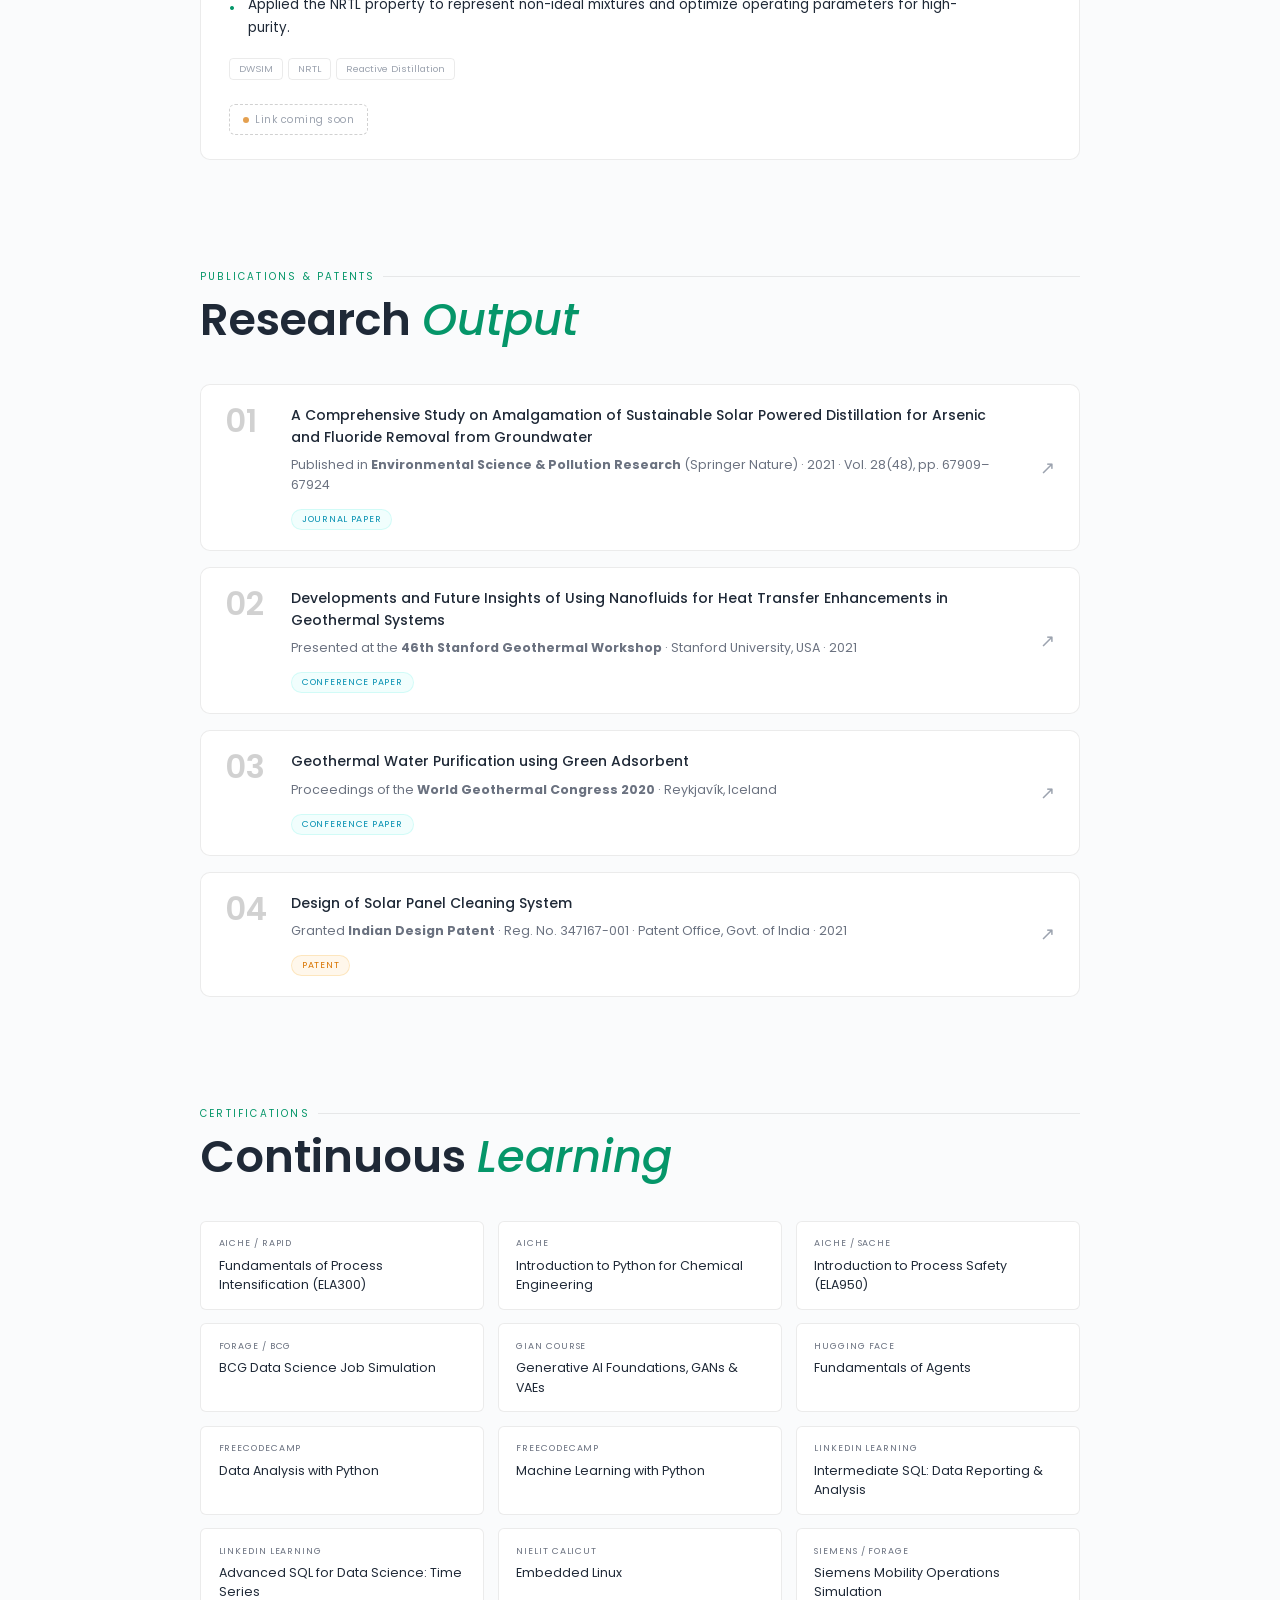
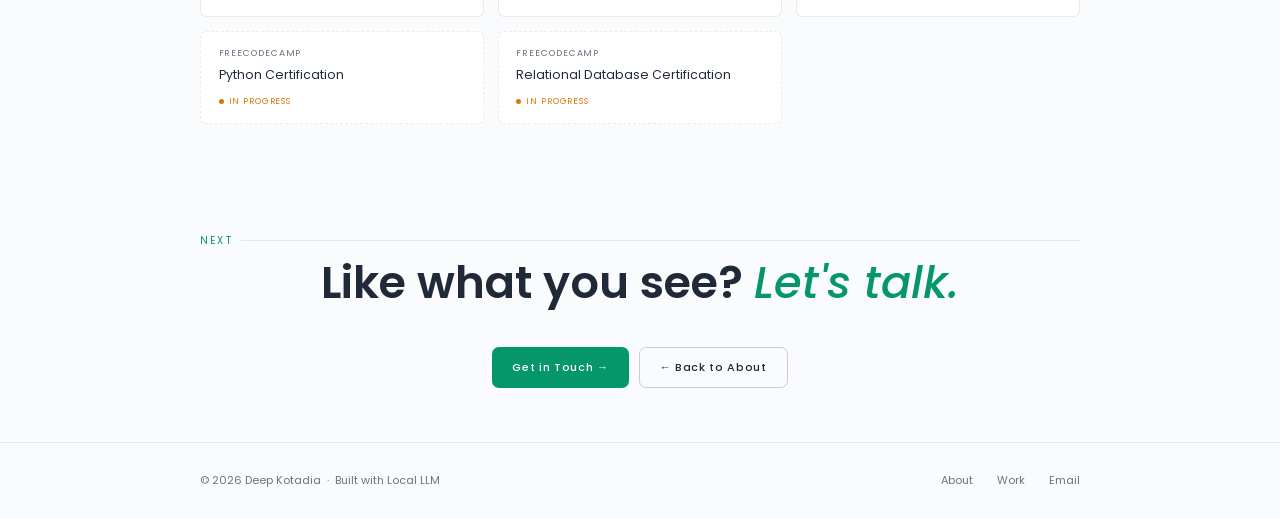
<file: work.html>
<!DOCTYPE html>
<html lang="en">
<head>
<meta charset="UTF-8">
<meta name="viewport" content="width=device-width, initial-scale=1.0">
<title>Deep Kotadia — Work</title>
<link rel="icon" type="image/svg+xml" href="assets/images/favicon.svg">
<link rel="apple-touch-icon" href="assets/images/favicon.svg">
<link href="https://fonts.googleapis.com/css2?family=Poppins:ital,wght@0,300;0,400;0,500;0,600;0,700;1,400;1,500&display=swap" rel="stylesheet">
<link rel="stylesheet" href="assets/css/styles.css">
<script>
  (function(){
    var saved = localStorage.getItem('theme');
    var prefersLight = window.matchMedia && window.matchMedia('(prefers-color-scheme: light)').matches;
    var theme = saved || (prefersLight ? 'light' : 'dark');
    if(theme === 'light') document.documentElement.setAttribute('data-theme','light');
  })();
</script>
</head>
<body>
<div class="noise"></div>
<div class="orb orb1"></div>
<div class="orb orb2"></div>

<!-- NAV -->
<nav>
  <a class="nav-logo" href="index.html">Deep Kotadia /</a>
  <ul class="nav-links">
    <li><a href="index.html">About</a></li>
    <li><a href="work.html" class="active">Work</a></li>
  </ul>
  <button class="theme-toggle" onclick="toggleTheme()" aria-label="Toggle light/dark theme" title="Toggle theme">
    <svg class="icon-moon" viewBox="0 0 24 24" fill="none" stroke="currentColor" stroke-width="1.6" stroke-linecap="round" stroke-linejoin="round"><path d="M21 12.79A9 9 0 1 1 11.21 3 7 7 0 0 0 21 12.79z"/></svg>
    <svg class="icon-sun" viewBox="0 0 24 24" fill="none" stroke="currentColor" stroke-width="1.6" stroke-linecap="round" stroke-linejoin="round"><circle cx="12" cy="12" r="4"/><path d="M12 2v2M12 20v2M4.93 4.93l1.41 1.41M17.66 17.66l1.41 1.41M2 12h2M20 12h2M4.93 19.07l1.41-1.41M17.66 6.34l1.41-1.41"/></svg>
  </button>
  <div class="nav-ham" onclick="toggleMenu()"><span></span><span></span><span></span></div>
</nav>
<div class="mob-menu" id="mobMenu">
  <a href="index.html" onclick="closeMenu()">About</a>
  <a href="work.html" class="active" onclick="closeMenu()">Work</a>
</div>

<div class="page">

<!-- ── WORK HERO ── -->
<section id="work-hero" class="page-top">
  <p class="about-greeting fu d1"><span class="hl">~/work</span> — projects · publications · certifications</p>
  <h1 class="about-name fu d2">Selected<br><em>Work</em></h1>
  <p class="about-role fu d3">A snapshot of research projects, peer-reviewed papers, a patent, and ongoing learning.</p>
</section>

<!-- ── PROJECTS ── -->
<section id="projects">
  <p class="sec-label">Projects</p>
  <h2 class="sec-title">Selected <em>Builds</em></h2>
  <div class="projects-list">

    <div class="proj-item featured reveal">
      <div class="proj-left">
        <div class="proj-meta">
          <span class="proj-badge llm">LLM · M.Tech Thesis</span>
          <span class="proj-date-inline">2024 — Present</span>
        </div>
        <h3 class="proj-title">Catalytic Depolymerization of Polyethylene — LLM-Curated Dataset &amp; ML Yield Prediction</h3>
        <p class="proj-desc">M.Tech thesis at IIT Madras under <strong>Prof. Jithin John Varghese</strong> &amp; <strong>Prof. Tarak Patra</strong>.<br>End-to-end AI-driven literature mining pipeline using a local LLM to automate extraction of catalytic pyrolysis data, paired with ML models for hydrocarbon yield prediction.</p>
        <ul class="proj-highlights">
          <li>Built an end-to-end AI-driven literature mining pipeline using <strong>Gemma4:e4b</strong> (Local LLM) to extract catalytic pyrolysis data from <strong>736+ scientific publications</strong></li>
          <li>Curated a structured dataset of <strong>559 experimental datapoints</strong> from 73 research papers — covering 120+ catalysts, 6 reactor configurations, and operating conditions for catalytic polyethylene pyrolysis</li>
          <li>Built and optimized ML models (XGBoost, Random Forest, SVR) using <strong>Optuna-TPE</strong> for hydrocarbon product yield prediction — R² up to 0.78 for gas yield estimation</li>
          <li>Engineered a fully local <strong>GPU-accelerated scientific workflow</strong> integrating OCR, PDF parsing, prompt engineering, and schema validation — drastically reducing manual data curation effort</li>
        </ul>
        <div class="proj-tags"><span class="proj-tag">Gemma (Local LLM)</span><span class="proj-tag">XGBoost</span><span class="proj-tag">Random Forest</span><span class="proj-tag">SVR</span><span class="proj-tag">Optuna-TPE</span><span class="proj-tag">OCR / PDF Parsing</span><span class="proj-tag">Prompt Engineering</span></div>
        <div class="proj-links"><span class="proj-link soon">Link coming soon</span></div>
      </div>
      <div class="proj-right">
        <div class="proj-result">0.78</div>
        <div class="proj-result-label">R² · Gas Yield</div>
      </div>
    </div>

    <div class="proj-item featured reveal">
      <div class="proj-left">
        <div class="proj-meta">
          <span class="proj-badge ml">Scientific ML</span>
          <span class="proj-date-inline">Jan 2025 — May 2025</span>
        </div>
        <h3 class="proj-title">Prediction of Absorption Energies of Chemical Species on Metal Catalyst Surfaces using ML Models </h3>
        <p class="proj-desc">ML models to predict adsorption energies across 8 transition metals, replacing costly DFT calculations.</p>
        <ul class="proj-highlights">
          <li>Developed and benchmarked 5 ML models to predict adsorption energies across 8 transition metals, achieving 0.12 eV MAE, reducing computational cost of DFT-based catalyst screening by >80%.</li>
          <li>Engineered and automated descriptor discovery via PCA + varimax rotation, identifying 3 optimal physical descriptors that captured 98% dataset variance, outperforming conventional trial-and-error approaches.</li>
        </ul>
        <div class="proj-tags"><span class="proj-tag">XGBoost</span><span class="proj-tag">SVR</span><span class="proj-tag">PCA</span><span class="proj-tag">ASE</span><span class="proj-tag">DFT</span></div>
        <div class="proj-links"><span class="proj-link soon">Link coming soon</span></div>
      </div>
      <div class="proj-right">
        <div class="proj-result">0.12</div>
        <div class="proj-result-label">eV MAE</div>
      </div>
    </div>

    <div class="proj-item reveal">
      <div class="proj-left">
        <div class="proj-meta">
          <span class="proj-badge ml">Scientific ML</span>
          <span class="proj-date-inline">Aug 2024 — Dec 2024</span>
        </div>
        <h3 class="proj-title">Optimization of Steam Methane Reforming Reaction to maximize conversion using Neural Networks</h3>
        <p class="proj-desc">Deep NN to model methane conversion, enabling reliable process simulations without costly experiments.</p>
        <ul class="proj-highlights">
          <li>Engineered and trained a deep neural network (8-layer, 50-neuron) to model methane conversion, achieving <0.5% prediction error versus numerical solvers, enabling reliable process simulations without costly experiments. </li>
          <li>Automated reaction optimization using grid search over 100,000 parameter combinations, identifying optimal conditions that maximized CH₄ conversion by 71% while significantly reducing manual iteration time.</li>
          <li>Optimized model architecture through systematic hyperparameter tuning, reducing weights by 80% with negligible loss in accuracy, demonstrating scalable deployment for data-driven process optimization.</li>
        </ul>
        <div class="proj-tags"><span class="proj-tag">PyTorch</span><span class="proj-tag">Grid Search</span><span class="proj-tag">ODE</span><span class="proj-tag">Keras</span></div>
        <div class="proj-links"><span class="proj-link soon">Link coming soon</span></div>
      </div>
      <div class="proj-right">
        <div class="proj-result">71%</div>
        <div class="proj-result-label">CH₄ Gain</div>
      </div>
    </div>

    <div class="proj-item reveal">
      <div class="proj-left">
        <div class="proj-meta">
          <span class="proj-badge ml">Data Analysis · EDA</span>
          <span class="proj-date-inline">2025</span>
        </div>
        <h3 class="proj-title">Data-Driven Analysis of Friction Factor &amp; Pressure Drop in Packed Bed Reactors</h3>
        <p class="proj-desc">Multi-source packed bed dataset with end-to-end exploratory analysis and correlation modelling to identify dominant drivers of friction factor and pressure drop behavior.</p>
        <ul class="proj-highlights">
          <li>Curated and analyzed a <strong>multi-source packed bed dataset of 1,549 experimental records</strong> spanning <strong>11 references</strong> and <strong>8 particle geometries</strong>; performed end-to-end EDA including missing value assessment, statistical profiling, and outlier detection to establish data quality baselines for downstream modelling</li>
          <li>Engineered a correlation analysis pipeline combining <strong>Pearson correlation matrices</strong>, <strong>one-way ANOVA with η² effect sizes</strong>, and <strong>wall-effect subset analysis (D/d<sub>p</sub> &lt; 10)</strong> to quantify feature dependencies — identifying particle sphericity (η² = 0.995) and fluid type (η² = 0.96 for viscosity) as the dominant drivers of packed bed behavior</li>
        </ul>
        <div class="proj-tags"><span class="proj-tag">Pandas</span><span class="proj-tag">NumPy</span><span class="proj-tag">SciPy</span><span class="proj-tag">ANOVA</span><span class="proj-tag">Pearson Correlation</span><span class="proj-tag">EDA</span><span class="proj-tag">Matplotlib</span></div>
        <div class="proj-links"><span class="proj-link soon">Link coming soon</span></div>
      </div>
      <div class="proj-right">
        <div class="proj-result">1,549</div>
        <div class="proj-result-label">Records · 11 Refs</div>
      </div>
    </div>

    <div class="proj-item reveal">
      <div class="proj-left">
        <div class="proj-meta">
          <span class="proj-badge chem">Cheminformatics</span>
          <span class="proj-date-inline">Jan 2025 — Apr 2025</span>
        </div>
        <h3 class="proj-title">De Novo Molecular Generation using AI-based Bigram Models </h3>
        <p class="proj-desc">Developed a statistical AI language model (Bigram) to autonomously generate chemically realistic molecules.</p>
        <ul class="proj-highlights">
          <li>Trained the model on a dataset of 3,000 SMILES strings, engineering a sampling process based on learned character transition probabilities to capture local molecular syntax and successfully generate 100 novel SMILES sequences.</li>
          <li>Evaluated the structural uniqueness and chemical viability of the generated molecules by calculating Tanimoto Similarity coefficients with Morgan fingerprints via RDKit.</li>
          <li>Achieved an average Tanimoto similarity score of 0.024 against the training dataset, demonstrating the generation of highly unique and distinct chemical structures.</li>
        </ul>
        <div class="proj-tags"><span class="proj-tag">RDKit</span><span class="proj-tag">SMILES</span><span class="proj-tag">Bigram</span><span class="proj-tag">Morgan Fingerprints</span></div>
        <div class="proj-links"><span class="proj-link soon">Link coming soon</span></div>
      </div>
      <div class="proj-right">
        <div class="proj-result">100</div>
        <div class="proj-result-label">Novel Molecules</div>
      </div>
    </div>

    <div class="proj-item reveal">
      <div class="proj-left">
        <div class="proj-meta">
          <span class="proj-badge eng">Engineering</span>
          <span class="proj-date-inline">Aug 2022 — Dec 2022</span>
        </div>
        <h3 class="proj-title">Process Simulation of Ethyl Lactate - A Green Solvent</h3>
        <p class="proj-desc">Simulated and optimized ethyl lactate production via reactive distillation using DWSIM with NRTL property model.</p>
        <ul class="proj-highlights">
          <li>Simulated and optimized ethyl lactate production via reactive distillation using DWSIM, achieving 96.13% lactic acid conversion & 95.7% ethyl lactate yield.</li>
          <li>Designed a process flowsheet integrating fermentation, reactive distillation, and product purification, resulting in an ethyl lactate production rate of 234 g/h and energy consumption of 111.41 kJ/g.</li>
          <li>Applied the NRTL property to represent non-ideal mixtures and optimize operating parameters for high-purity.</li>
        </ul>
        <div class="proj-tags"><span class="proj-tag">DWSIM</span><span class="proj-tag">NRTL</span><span class="proj-tag">Reactive Distillation</span></div>
        <div class="proj-links"><span class="proj-link soon">Link coming soon</span></div>
      </div>
      <div class="proj-right">
        <div class="proj-result">96%</div>
        <div class="proj-result-label">Conversion</div>
      </div>
    </div>

  </div>
</section>

<!-- ── PUBLICATIONS ── -->
<section id="publications">
  <p class="sec-label">Publications & Patents</p>
  <h2 class="sec-title">Research <em>Output</em></h2>
  <div class="pub-list">
    <a class="pub-card reveal" href="https://link.springer.com/article/10.1007/s11356-021-15789-z" target="_blank" rel="noopener">
      <div class="pub-num">01</div>
      <div class="pub-body">
        <div class="pub-title">A Comprehensive Study on Amalgamation of Sustainable Solar Powered Distillation for Arsenic and Fluoride Removal from Groundwater</div>
        <div class="pub-venue">Published in <strong>Environmental Science &amp; Pollution Research</strong> (Springer Nature) · 2021 · Vol. 28(48), pp. 67909–67924</div>
        <span class="pub-type paper">Journal Paper</span>
      </div>
    </a>
    <a class="pub-card reveal" href="https://pangea.stanford.edu/ERE/db/GeoConf/papers/SGW/2021/Tilala.pdf" target="_blank" rel="noopener">
      <div class="pub-num">02</div>
      <div class="pub-body">
        <div class="pub-title">Developments and Future Insights of Using Nanofluids for Heat Transfer Enhancements in Geothermal Systems</div>
        <div class="pub-venue">Presented at the <strong>46th Stanford Geothermal Workshop</strong> · Stanford University, USA · 2021</div>
        <span class="pub-type paper">Conference Paper</span>
      </div>
    </a>
    <a class="pub-card reveal" href="https://www.worldgeothermal.org/pdf/IGAstandard/WGC/2020//27028.pdf" target="_blank" rel="noopener">
      <div class="pub-num">03</div>
      <div class="pub-body">
        <div class="pub-title">Geothermal Water Purification using Green Adsorbent</div>
        <div class="pub-venue">Proceedings of the <strong>World Geothermal Congress 2020</strong> · Reykjavík, Iceland</div>
        <span class="pub-type paper">Conference Paper</span>
      </div>
    </a>
    <a class="pub-card reveal" href="https://drive.google.com/file/d/1wRYH8nx8OWQPUl2MJmTjsL5THYshUwqz/view?usp=sharing" target="_blank" rel="noopener">
      <div class="pub-num">04</div>
      <div class="pub-body">
        <div class="pub-title">Design of Solar Panel Cleaning System</div>
        <div class="pub-venue">Granted <strong>Indian Design Patent</strong> · Reg. No. 347167-001 · Patent Office, Govt. of India · 2021</div>
        <span class="pub-type patent">Patent</span>
      </div>
    </a>
  </div>
</section>

<!-- ── CERTIFICATIONS ── -->
<section id="certifications">
  <p class="sec-label">Certifications</p>
  <h2 class="sec-title">Continuous <em>Learning</em></h2>
  <div class="cert-grid reveal">
    <a class="cert-card" href="https://drive.google.com/file/d/1HzRwXfXUNHOYdoyqO590NODNJLJiEUDD/view?usp=drive_link" target="_blank" rel="noopener"><div class="cert-issuer">AIChE / RAPID</div><div class="cert-name">Fundamentals of Process Intensification (ELA300)</div></a>
    <a class="cert-card" href="https://drive.google.com/file/d/1Oqr2sbIZYrOh0jm3pPes_LXE_MTleMu-/view?usp=sharing" target="_blank" rel="noopener"><div class="cert-issuer">AIChE</div><div class="cert-name">Introduction to Python for Chemical Engineering</div></a>
    <a class="cert-card" href="https://drive.google.com/file/d/1hOj5KRi1TDSPBTCIEU46d3-kAXT_gHLO/view?usp=sharing" target="_blank" rel="noopener"><div class="cert-issuer">AIChE / SAChE</div><div class="cert-name">Introduction to Process Safety (ELA950)</div></a>
    <a class="cert-card" href="https://www.theforage.com/completion-certificates/SKZxezskWgmFjRvj9/Tcz8gTtprzAS4xSoK_SKZxezskWgmFjRvj9_ezJdPuy9SFRvsuroG_1776440968374_completion_certificate.pdf" target="_blank" rel="noopener"><div class="cert-issuer">Forage / BCG</div><div class="cert-name">BCG Data Science Job Simulation</div></a>
    <a class="cert-card" href="https://drive.google.com/file/d/1_Xp4h7LcD4zsBUBKcY8-3FQ3wkqG4KBK/view" target="_blank" rel="noopener"><div class="cert-issuer">GIAN Course</div><div class="cert-name">Generative AI Foundations, GANs & VAEs</div></a>
    <a class="cert-card" href="https://drive.google.com/file/d/1qW1wHI7eXk2MJsNxf1BQtAgkKL2rCCJH/view?usp=sharing" target="_blank" rel="noopener"><div class="cert-issuer">Hugging Face</div><div class="cert-name">Fundamentals of Agents</div></a>
    <a class="cert-card" href="https://freecodecamp.org/certification/deepkotadia/data-analysis-with-python-v7" target="_blank" rel="noopener"><div class="cert-issuer">FreeCodeCamp</div><div class="cert-name">Data Analysis with Python</div></a>
    <a class="cert-card" href="https://freecodecamp.org/certification/deepkotadia/machine-learning-with-python-v7" target="_blank" rel="noopener"><div class="cert-issuer">FreeCodeCamp</div><div class="cert-name">Machine Learning with Python</div></a>
    <a class="cert-card" href="https://www.linkedin.com/learning/certificates/ae50016cc51599dde924c6bd379b8a004562f7b5746868bd81afe168bd75ee3c" target="_blank" rel="noopener"><div class="cert-issuer">LinkedIn Learning</div><div class="cert-name">Intermediate SQL: Data Reporting & Analysis</div></a>
    <a class="cert-card" href="https://www.linkedin.com/learning/certificates/522fafeb88d344cb1866ba120e5cce944f9bab4f887b87e07df8846f18c2d489" target="_blank" rel="noopener"><div class="cert-issuer">LinkedIn Learning</div><div class="cert-name">Advanced SQL for Data Science: Time Series</div></a>
    <a class="cert-card" href="https://drive.google.com/file/d/1wRePrVjNp2GeAITj3SUYlZ8L690Y_TvC/view" target="_blank" rel="noopener"><div class="cert-issuer">NIELIT Calicut</div><div class="cert-name">Embedded Linux</div></a>
    <a class="cert-card" href="https://forage-uploads-prod.s3.amazonaws.com/completion-certificates/YtWaumzWHmKiqP63y/pH8NRjPQN55KWunfb_YtWaumzWHmKiqP63y_ezJdPuy9SFRvsuroG_1742654046566_completion_certificate.pdf" target="_blank" rel="noopener"><div class="cert-issuer">Siemens / Forage</div><div class="cert-name">Siemens Mobility Operations Simulation</div></a>
    <div class="cert-card ongoing"><div class="cert-issuer">FreeCodeCamp</div><div class="cert-name">Python Certification</div><span class="cert-status">In progress</span></div>
    <div class="cert-card ongoing"><div class="cert-issuer">FreeCodeCamp</div><div class="cert-name">Relational Database Certification</div><span class="cert-status">In progress</span></div>
  </div>
</section>

<!-- ── CTA back to about ── -->
<section id="cta-back" style="text-align:center;">
  <p class="sec-label" style="justify-content:center;">Next</p>
  <h2 class="sec-title">Like what you see? <em>Let's talk.</em></h2>
  <div class="about-ctas" style="justify-content:center;">
    <a href="index.html#contact" class="btn btn-primary">Get in Touch →</a>
    <a href="index.html" class="btn btn-outline">← Back to About</a>
  </div>
</section>

</div><!-- /page -->

<div class="footer-wrap">
  <footer>
    <span>© 2026 Deep Kotadia &nbsp;·&nbsp; Built with <a href="#" target="_blank">Local LLM</a></span>
    <div class="footer-links">
      <a href="index.html">About</a>
      <a href="work.html">Work</a>
      <a href="mailto:kotadiadeep2489@gmail.com">Email</a>
    </div>
  </footer>
</div>

<script src="assets/js/script.js"></script>
</body>
</html>
</file>
<file: assets/css/styles.css>
*, *::before, *::after { margin:0; padding:0; box-sizing:border-box; }
:root {
  --bg:#08090a; --surface:#0f1114; --surface2:#161920;
  --border:rgba(255,255,255,0.07); --border2:rgba(255,255,255,0.13);
  --accent:#7dffb3; --accent2:#4ff0e1; --warn:#f59e0b;
  --text:#e8eaed; --muted:#6b7280; --muted2:#4b5563;
  --nav-bg:rgba(8,9,10,0.88); --nav-bg-solid:rgba(8,9,10,0.97);
  --btn-text:#08090a; --accent-hover:#a8ffd0;
  --grid-line:rgba(125,255,179,0.02); --hover-tint:rgba(255,255,255,0.02);
  --radius:10px; --radius-sm:6px;
  --max:960px;
}
[data-theme="light"] {
  --bg:#fafbfc; --surface:#ffffff; --surface2:#f1f3f5;
  --border:rgba(0,0,0,0.08); --border2:rgba(0,0,0,0.18);
  --accent:#059669; --accent2:#0891b2; --warn:#d97706;
  --text:#1f2937; --muted:#6b7280; --muted2:#9ca3af;
  --nav-bg:rgba(250,251,252,0.88); --nav-bg-solid:rgba(250,251,252,0.97);
  --btn-text:#ffffff; --accent-hover:#047857;
  --grid-line:rgba(5,150,105,0.05); --hover-tint:rgba(0,0,0,0.025);
}
html { scroll-behavior:smooth; }
body { background:var(--bg); color:var(--text); font-family:'Poppins',sans-serif; overflow-x:hidden; line-height:1.7; transition:background-color 0.3s ease, color 0.3s ease; }

/* grid bg */
body::before { content:''; position:fixed; inset:0; background-image:linear-gradient(var(--grid-line) 1px,transparent 1px),linear-gradient(90deg,var(--grid-line) 1px,transparent 1px); background-size:60px 60px; pointer-events:none; z-index:0; }
.noise { position:fixed; inset:0; pointer-events:none; opacity:0.018; background-image:url("data:image/svg+xml,%3Csvg viewBox='0 0 256 256' xmlns='http://www.w3.org/2000/svg'%3E%3Cfilter id='n'%3E%3CfeTurbulence type='fractalNoise' baseFrequency='0.9' numOctaves='4' stitchTiles='stitch'/%3E%3C/filter%3E%3Crect width='100%25' height='100%25' filter='url(%23n)'/%3E%3C/svg%3E"); background-size:128px; z-index:0; }
.orb { position:fixed; border-radius:50%; filter:blur(100px); pointer-events:none; z-index:0; }
.orb1 { width:500px; height:500px; background:var(--accent); opacity:0.055; top:-180px; right:-120px; }
.orb2 { width:380px; height:380px; background:var(--accent2); opacity:0.045; bottom:-100px; left:-80px; }

/* ── NAV ── */
nav {
  position:fixed; top:0; left:0; right:0; z-index:100;
  display:flex; align-items:center; justify-content:space-between;
  padding:0 clamp(1.25rem,5vw,2.5rem); height:58px;
  background:var(--nav-bg); backdrop-filter:blur(14px);
  border-bottom:1px solid var(--border);
  transition:background-color 0.3s ease;
}
.nav-logo { font-size:13px; color:var(--accent); letter-spacing:0.08em; text-decoration:none; font-weight:500; }
.nav-links { display:flex; gap:clamp(14px,2.5vw,32px); list-style:none; }
.nav-links a { font-size:11px; color:var(--muted); text-decoration:none; letter-spacing:0.12em; text-transform:uppercase; transition:color 0.2s; }
.nav-links a:hover, .nav-links a.active { color:var(--accent); }
.nav-ham { display:none; flex-direction:column; gap:5px; cursor:pointer; }
.nav-ham span { width:20px; height:1.5px; background:var(--muted); display:block; transition:all 0.3s; }
.mob-menu { display:none; position:fixed; top:58px; left:0; right:0; background:var(--nav-bg-solid); border-bottom:1px solid var(--border); padding:1.5rem; z-index:99; flex-direction:column; gap:0; }
.mob-menu a { font-size:12px; color:var(--muted); text-decoration:none; letter-spacing:0.12em; text-transform:uppercase; padding:1rem 0; border-bottom:1px solid var(--border); transition:color 0.2s; }
.mob-menu a:hover, .mob-menu a.active { color:var(--accent); }
.mob-menu.open { display:flex; }

/* ── LAYOUT ── */
.page { position:relative; z-index:1; max-width:var(--max); margin:0 auto; padding:0 clamp(1.25rem,5vw,2.5rem); }
section { padding:clamp(2.5rem,6vh,4rem) 0; }
.page-top { padding-top:calc(58px + clamp(3rem,8vh,5rem)); }

/* ── SECTION LABELS ── */
.sec-label { font-size:10px; letter-spacing:0.22em; text-transform:uppercase; color:var(--accent); margin-bottom:0.6rem; display:flex; align-items:center; gap:8px; }
.sec-label::after { content:''; flex:1; height:1px; background:var(--border); }
.sec-title { font-family:'Poppins',sans-serif; font-size:clamp(1.7rem,4.5vw,2.8rem); line-height:1.1; margin-bottom:2.5rem; font-weight:600; }
.sec-title em { font-style:italic; color:var(--accent); font-weight:500; }

/* ── HERO / ABOUT ── */
.about-grid {
  display:grid;
  grid-template-columns:1fr 220px;
  gap:3rem;
  align-items:start;
}
.about-greeting { font-size:clamp(11px,2vw,13px); color:var(--muted); margin-bottom:1.25rem; }
.about-greeting .hl { color:var(--accent2); }
.about-name { font-family:'Poppins',sans-serif; font-size:clamp(2.8rem,9vw,5.5rem); line-height:0.95; letter-spacing:-0.02em; margin-bottom:0.4rem; font-weight:600; }
.about-name em { display:block; font-style:italic; color:var(--accent); font-weight:500; }
.about-role { font-size:clamp(12px,2vw,14px); color:var(--muted); letter-spacing:0.08em; margin-bottom:2rem; }
.about-body { font-size:14.5px; color:var(--muted); line-height:1.9; max-width:640px; }
.about-body p + p { margin-top:1rem; }
.about-body strong { color:var(--text); }
.about-body a { color:var(--accent2); text-decoration:none; }
.about-body a:hover { text-decoration:underline; }

/* photo */
.about-photo-wrap { display:flex; flex-direction:column; gap:1rem; align-items:center; }
.about-photo { width:200px; height:200px; border-radius:50%; border:2px solid rgba(125,255,179,0.2); background:var(--surface); overflow:hidden; display:flex; align-items:center; justify-content:center; position:relative; }
.photo-initials { font-family:'Poppins',sans-serif; font-size:3.5rem; color:var(--accent); opacity:0.6; font-style:italic; }
.about-social { display:flex; gap:10px; justify-content:center; flex-wrap:wrap; }
.social-icon { width:36px; height:36px; border:1px solid var(--border2); border-radius:8px; display:flex; align-items:center; justify-content:center; color:var(--muted); text-decoration:none; transition:all 0.2s; background:var(--surface); }
.social-icon:hover { border-color:rgba(125,255,179,0.4); color:var(--accent); transform:translateY(-2px); }

/* stats row */
.about-stats { display:flex; gap:clamp(1.5rem,4vw,3.5rem); margin-top:2.5rem; padding-top:2rem; border-top:1px solid var(--border); flex-wrap:wrap; }
.stat { display:flex; flex-direction:column; gap:3px; }
.stat-num { font-family:'Poppins',sans-serif; font-size:clamp(1.4rem,3.5vw,2rem); color:var(--accent); line-height:1; font-weight:600; }
.stat-label { font-size:10px; color:var(--muted); letter-spacing:0.1em; text-transform:uppercase; }

/* CTA buttons */
.about-ctas { display:flex; gap:10px; flex-wrap:wrap; margin-top:2rem; }
.btn { display:inline-flex; align-items:center; gap:7px; border-radius:7px; padding:10px 20px; font-family:'Poppins',sans-serif; font-size:11px; font-weight:500; cursor:pointer; text-decoration:none; letter-spacing:0.06em; transition:all 0.2s; border:none; }
.btn-primary { background:var(--accent); color:var(--btn-text); }
.btn-primary:hover { background:var(--accent-hover); transform:translateY(-2px); }
.btn-outline { background:transparent; color:var(--text); border:1px solid var(--border2); }
.btn-outline:hover { border-color:var(--accent); color:var(--accent); transform:translateY(-2px); }

/* ── CURRENT ENDEAVORS ── */
.endeavors-grid { display:grid; grid-template-columns:1fr 1fr; gap:2rem; }
.endeavor-block { background:var(--surface); border:1px solid var(--border); border-radius:var(--radius); padding:1.5rem; }
.endeavor-block h3 { font-size:11px; letter-spacing:0.12em; text-transform:uppercase; color:var(--accent); margin-bottom:1rem; }
.endeavor-list { list-style:none; display:flex; flex-direction:column; gap:0.75rem; }
.endeavor-list li { font-size:13.5px; color:var(--text); line-height:1.75; padding-left:1.3rem; position:relative; }
.endeavor-list li::before { content:'→'; position:absolute; left:0; color:var(--accent); font-size:13px; top:2px; }

/* ── BEYOND THE LAB (Personal Interests + Currently widget + Snapshots) ── */
.beyond-grid { display:grid; grid-template-columns:1fr 1fr; gap:1.25rem; align-items:start; }
.beyond-card { background:var(--surface); border:1px solid var(--border); border-radius:var(--radius); padding:1.5rem; }
.beyond-card h3 { font-size:11px; letter-spacing:0.12em; text-transform:uppercase; color:var(--accent); margin-bottom:1rem; }
.beyond-card p { font-size:13.5px; color:var(--muted); line-height:1.85; margin-bottom:1rem; }
.beyond-card p:last-child { margin-bottom:0; }
.interest-tags { display:flex; flex-wrap:wrap; gap:5px; margin-top:0.5rem; }
.i-tag { font-size:10px; padding:4px 10px; border-radius:100px; border:1px solid var(--border2); color:var(--muted); background:var(--surface2); letter-spacing:0.04em; }
.places-block { margin-top:1.1rem; padding-top:1.1rem; border-top:1px dashed var(--border); }
.places-label { font-size:9.5px; color:var(--muted); letter-spacing:0.14em; text-transform:uppercase; margin-bottom:0.65rem; display:flex; align-items:center; gap:6px; }
.places-label::before { content:''; width:6px; height:6px; border-radius:50%; background:var(--accent2); }
.places-tags { display:flex; flex-wrap:wrap; gap:5px; }
.place-tag { font-size:10px; padding:4px 10px; border-radius:100px; border:1px solid rgba(79,240,225,0.22); color:var(--accent2); background:rgba(79,240,225,0.05); letter-spacing:0.02em; }
.now-row { display:flex; gap:1rem; padding:0.65rem 0; border-bottom:1px solid var(--border); align-items:baseline; }
.now-row:last-child { border-bottom:none; padding-bottom:0; }
.now-row:first-child { padding-top:0; }
.now-label { font-size:9.5px; color:var(--accent); letter-spacing:0.14em; text-transform:uppercase; min-width:78px; flex-shrink:0; }
.now-val { font-size:13.5px; color:var(--text); line-height:1.65; }
.now-val .now-sub { color:var(--muted); font-size:12.5px; }
.beyond-quirk { margin-top:2.25rem; padding:0.5rem 0; font-size:13px; color:var(--muted); font-style:italic; line-height:1.8; text-align:center; }
.beyond-quirk strong { color:var(--text); font-style:normal; font-weight:500; }

/* Photography gallery */
.lens-block { margin-top:2.5rem; }
.lens-label { font-size:10px; letter-spacing:0.18em; text-transform:uppercase; color:var(--accent); margin-bottom:1rem; display:flex; align-items:center; gap:8px; }
.lens-label::before { content:''; width:6px; height:6px; border-radius:50%; background:var(--accent); }
.lens-label::after { content:''; flex:1; height:1px; background:var(--border); margin-left:4px; }
.lens-grid { display:flex; flex-wrap:wrap; gap:0.6rem; }
.lens-grid::after { content:''; flex-grow:10; }
.lens-photo { flex-grow:1; flex-basis:auto; border-radius:var(--radius-sm); overflow:hidden; border:1px solid var(--border); background:var(--surface2); display:block; }
.lens-photo img { height:230px; min-width:100%; object-fit:cover; display:block; vertical-align:bottom; transition:transform 0.5s ease, filter 0.3s ease; }
.lens-photo:hover img { transform:scale(1.04); filter:brightness(1.06) saturate(1.05); }

/* ── PROJECTS ── */
.projects-list { display:flex; flex-direction:column; gap:1px; }
.proj-item { background:var(--surface); border:1px solid var(--border); border-radius:var(--radius); padding:1.5rem 1.75rem; display:grid; grid-template-columns:1fr auto; gap:1rem; align-items:start; transition:border-color 0.2s, transform 0.2s; cursor:default; }
.proj-item:hover { border-color:var(--border2); transform:translateX(4px); }
.proj-item.featured { border-left:2px solid var(--accent); }
.proj-left { display:flex; flex-direction:column; gap:0.6rem; }
.proj-meta { display:flex; align-items:center; gap:10px; flex-wrap:wrap; }
.proj-badge { font-size:9px; padding:2px 10px; border-radius:100px; letter-spacing:0.1em; text-transform:uppercase; flex-shrink:0; }
.proj-badge.ml   { background:rgba(125,255,179,0.1); color:var(--accent);  border:1px solid rgba(125,255,179,0.2); }
.proj-badge.llm  { background:rgba(79,240,225,0.1);  color:var(--accent2); border:1px solid rgba(79,240,225,0.2); }
.proj-badge.chem { background:rgba(245,158,11,0.1);  color:var(--warn);   border:1px solid rgba(245,158,11,0.2); }
.proj-badge.eng  { background:rgba(148,163,184,0.1); color:#94a3b8;       border:1px solid rgba(148,163,184,0.2); }
.proj-date-inline { font-size:10px; color:var(--muted2); }
.proj-title { font-family:'Poppins',sans-serif; font-size:clamp(1rem,2.5vw,1.2rem); color:var(--text); line-height:1.3; font-weight:600; }
.proj-desc { font-size:13.5px; color:var(--muted); line-height:1.8; }
.proj-highlights { list-style:none; margin-top:0.5rem; display:flex; flex-direction:column; gap:4px; }
.proj-highlights li { font-size:13.5px; color:var(--text); padding-left:1.2rem; position:relative; line-height:1.75; }
.proj-highlights li::before { content:'•'; position:absolute; left:0; color:var(--accent); font-size:15px; top:2px; }
.proj-tags { display:flex; flex-wrap:wrap; gap:5px; margin-top:0.5rem; }
.proj-tag { font-size:9.5px; padding:2px 9px; border-radius:4px; border:1px solid var(--border); color:var(--muted2); }
.proj-links { display:flex; flex-wrap:wrap; gap:8px; margin-top:0.95rem; }
.proj-link { display:inline-flex; align-items:center; gap:6px; font-size:10px; letter-spacing:0.05em; padding:6px 13px; border-radius:6px; border:1px solid var(--border2); color:var(--text); text-decoration:none; transition:all 0.2s; }
.proj-link:hover { border-color:var(--accent); color:var(--accent); transform:translateY(-2px); }
.proj-link svg { width:13px; height:13px; }
.proj-link.soon { border-style:dashed; color:var(--muted2); cursor:default; }
.proj-link.soon::before { content:''; width:6px; height:6px; border-radius:50%; background:var(--warn); opacity:0.7; }
.proj-link.soon:hover { border-color:var(--border2); color:var(--muted2); transform:none; }
.proj-right { text-align:right; }
.proj-result { font-family:'Poppins',sans-serif; font-size:1.6rem; color:var(--accent); line-height:1; font-weight:600; }
.proj-result-label { font-size:9px; color:var(--muted); letter-spacing:0.08em; text-transform:uppercase; }

/* ── EDUCATION ── */
.edu-list { display:flex; flex-direction:column; gap:1.25rem; }
.edu-card { background:var(--surface); border:1px solid var(--border); border-radius:var(--radius); padding:1.75rem; transition:border-color 0.2s; }
.edu-card:hover { border-color:var(--border2); }
.edu-header { display:flex; justify-content:space-between; align-items:flex-start; gap:1rem; padding-bottom:1.25rem; margin-bottom:1.5rem; border-bottom:1px solid var(--border); }
.edu-meta { display:flex; align-items:center; gap:10px; margin-bottom:0.55rem; flex-wrap:wrap; }
.edu-badge { font-size:9.5px; padding:3px 10px; border-radius:100px; background:rgba(125,255,179,0.1); color:var(--accent); border:1px solid rgba(125,255,179,0.2); letter-spacing:0.12em; text-transform:uppercase; }
.edu-term { font-size:10.5px; color:var(--muted2); }
.edu-degree { font-family:'Poppins',sans-serif; font-size:clamp(1.05rem,2.5vw,1.25rem); color:var(--text); line-height:1.3; margin-bottom:0.3rem; font-weight:600; }
.edu-school { font-size:12.5px; color:var(--accent2); }
.edu-grade { text-align:right; flex-shrink:0; }
.grade-num { font-family:'Poppins',sans-serif; font-size:1.75rem; color:var(--accent); line-height:1; font-weight:600; }
.grade-label { font-size:9px; color:var(--muted); letter-spacing:0.1em; text-transform:uppercase; margin-top:4px; }
.edu-block { margin-bottom:1.4rem; }
.edu-block:last-child { margin-bottom:0; }
.edu-block-title { font-size:10px; letter-spacing:0.16em; text-transform:uppercase; color:var(--accent); margin-bottom:0.65rem; font-weight:500; }
.edu-block-desc { font-size:13.5px; color:var(--muted); line-height:1.8; margin-bottom:0.5rem; }
.edu-block-desc strong { color:var(--text); }
.edu-points { list-style:none; display:flex; flex-direction:column; gap:5px; }
.edu-points li { font-size:13.5px; color:var(--text); padding-left:1.2rem; position:relative; line-height:1.75; }
.edu-points li::before { content:'•'; position:absolute; left:0; color:var(--accent); font-size:15px; top:2px; }
.course-tags { display:flex; flex-wrap:wrap; gap:5px; }
.ctag { font-size:10px; padding:3px 9px; border-radius:4px; border:1px solid var(--border); color:var(--muted); background:var(--surface2); letter-spacing:0.02em; }
.ta-row { display:flex; align-items:flex-start; gap:0.85rem; padding:0.7rem 0; border-bottom:1px solid var(--border); }
.ta-row:last-child { border-bottom:none; padding-bottom:0; }
.ta-row:first-child { padding-top:0; }
.ta-code { font-size:9.5px; padding:4px 10px; border-radius:100px; background:rgba(79,240,225,0.1); color:var(--accent2); border:1px solid rgba(79,240,225,0.2); letter-spacing:0.1em; text-transform:uppercase; min-width:64px; text-align:center; flex-shrink:0; font-weight:500; }
.ta-info { flex:1; min-width:0; }
.ta-course { font-size:13.5px; color:var(--text); margin-bottom:3px; line-height:1.5; font-weight:500; }
.ta-meta { font-size:12.5px; color:var(--muted); line-height:1.65; }

/* ── EXPERIENCE TIMELINE ── */
.exp-table { width:100%; border-collapse:collapse; }
.exp-table tr { border-bottom:1px solid var(--border); transition:background 0.15s; }
.exp-table tr:hover { background:var(--hover-tint); }
.exp-table tr:last-child { border-bottom:none; }
.exp-table td { padding:1.25rem 0; vertical-align:top; }
.exp-table td:first-child { width:clamp(130px,22vw,200px); font-size:11px; color:var(--muted); padding-right:2rem; white-space:nowrap; padding-top:1.35rem; }
.exp-role { font-size:14.5px; color:var(--text); font-weight:500; margin-bottom:3px; }
.exp-org { font-size:13px; color:var(--accent2); margin-bottom:0.6rem; }
.exp-points { list-style:none; display:flex; flex-direction:column; gap:4px; }
.exp-points li { font-size:13.5px; color:var(--text); padding-left:1.2rem; position:relative; line-height:1.75; }
.exp-points li::before { content:'•'; position:absolute; left:0; color:var(--accent); font-size:15px; top:2px; }
.exp-dot { display:inline-block; width:7px; height:7px; border-radius:50%; border:1.5px solid var(--accent); background:var(--bg); margin-right:6px; vertical-align:middle; flex-shrink:0; }
.exp-dot.dim { border-color:var(--muted2); }

/* ── SKILLS — tech arsenal style ── */
.skills-wrap { display:grid; grid-template-columns:1fr 1fr; gap:2rem; }
.skill-group-title { font-size:11px; color:var(--accent); letter-spacing:0.12em; text-transform:uppercase; margin-bottom:1rem; padding-bottom:0.5rem; border-bottom:1px solid var(--border); }
.skill-row { display:flex; gap:0.75rem; margin-bottom:0.65rem; align-items:baseline; }
.skill-key { font-size:13px; color:var(--text); min-width:110px; flex-shrink:0; font-weight:500; }
.skill-val { font-size:13px; color:var(--muted); line-height:1.7; }

/* ── PUBLICATIONS ── */
.pub-list { display:flex; flex-direction:column; gap:1rem; }
.pub-card { display:flex; gap:1.5rem; padding:1.25rem 1.5rem; background:var(--surface); border:1px solid var(--border); border-radius:var(--radius); transition:border-color 0.2s, transform 0.2s; text-decoration:none; align-items:flex-start; }
.pub-card:hover { border-color:var(--accent); transform:translateX(4px); }
.pub-card::after { content:'↗'; align-self:center; margin-left:auto; flex-shrink:0; color:var(--muted2); font-size:18px; transition:color 0.2s, transform 0.2s; }
.pub-card:hover::after { color:var(--accent); transform:translate(2px,-2px); }
.pub-num { font-family:'Poppins',sans-serif; font-size:2rem; color:var(--border2); line-height:1; flex-shrink:0; min-width:2ch; font-weight:600; }
.pub-body { flex:1; min-width:0; }
.pub-title { font-size:14px; color:var(--text); line-height:1.55; margin-bottom:0.4rem; font-weight:500; }
.pub-venue { font-size:12.5px; color:var(--muted); line-height:1.6; margin-bottom:0.5rem; }
.pub-type { display:inline-flex; align-items:center; font-size:9px; padding:2px 10px; border-radius:100px; letter-spacing:0.08em; text-transform:uppercase; }
.pub-type.paper  { background:rgba(79,240,225,0.08);  color:var(--accent2); border:1px solid rgba(79,240,225,0.2); }
.pub-type.patent { background:rgba(245,158,11,0.08);  color:var(--warn);   border:1px solid rgba(245,158,11,0.2); }

/* ── CERTIFICATIONS ── */
.cert-grid { display:grid; grid-template-columns:repeat(auto-fill,minmax(210px,1fr)); gap:0.85rem; }
.cert-card { background:var(--surface); border:1px solid var(--border); border-radius:var(--radius-sm); padding:0.9rem 1.1rem; display:flex; flex-direction:column; gap:4px; transition:border-color 0.2s, transform 0.2s; text-decoration:none; position:relative; }
.cert-card:hover { border-color:var(--border2); }
a.cert-card:hover { border-color:var(--accent); transform:translateY(-2px); }
a.cert-card::after { content:'↗'; position:absolute; top:8px; right:10px; font-size:12px; color:var(--muted2); opacity:0; transition:opacity 0.2s, color 0.2s; }
a.cert-card:hover::after { opacity:1; color:var(--accent); }
.cert-issuer { font-size:9px; color:var(--muted); letter-spacing:0.1em; text-transform:uppercase; }
.cert-name { font-size:12.5px; color:var(--text); line-height:1.55; }
.cert-card.ongoing { border-style:dashed; }
.cert-status { margin-top:5px; font-size:8.5px; letter-spacing:0.1em; text-transform:uppercase; color:var(--warn); display:inline-flex; align-items:center; gap:5px; }
.cert-status::before { content:''; width:5px; height:5px; border-radius:50%; background:var(--warn); }

/* ── CONTACT ── */
.contact-layout { display:block; }
.contact-note { font-size:13px; color:var(--muted); line-height:1.9; margin-bottom:2rem; max-width:760px; }
.contact-note strong { color:var(--text); }
.contact-links { display:flex; flex-direction:column; gap:0.75rem; }
.contact-links-grid { display:grid; grid-template-columns:repeat(2,1fr); gap:0.75rem; }
.contact-row { display:flex; align-items:center; gap:12px; padding:1rem 1.25rem; background:var(--surface); border:1px solid var(--border); border-radius:var(--radius); text-decoration:none; transition:border-color 0.2s,transform 0.2s; }
.contact-row:hover { border-color:rgba(125,255,179,0.3); transform:translateX(4px); }
.contact-icon { width:34px; height:34px; border-radius:7px; display:flex; align-items:center; justify-content:center; flex-shrink:0; }
.contact-icon.gh  { background:rgba(255,255,255,0.05); }
.contact-icon.li  { background:rgba(10,102,194,0.12); }
.contact-icon.em  { background:rgba(125,255,179,0.08); }
.contact-icon.ph  { background:rgba(79,240,225,0.08); }
.contact-icon.fcc { background:rgba(245,158,11,0.10); }
.contact-text-label { font-size:9.5px; color:var(--muted); letter-spacing:0.1em; text-transform:uppercase; }
.contact-text-val   { font-size:13.5px; color:var(--text); font-weight:500; }

/* ── FOOTER ── */
.footer-wrap { position:relative; z-index:1; border-top:1px solid var(--border); }
footer { max-width:var(--max); margin:0 auto; padding:1.75rem clamp(1.25rem,5vw,2.5rem); display:flex; justify-content:space-between; align-items:center; flex-wrap:wrap; gap:1rem; font-size:11px; color:var(--muted); }
footer a { color:var(--muted); text-decoration:none; }
footer a:hover { color:var(--accent); }
.footer-links { display:flex; gap:1.5rem; }

/* ── ANIMATIONS ── */
@keyframes pulse { 0%,100%{opacity:1;transform:scale(1);} 50%{opacity:0.4;transform:scale(0.8);} }
@keyframes fadeUp { from{opacity:0;transform:translateY(22px);} to{opacity:1;transform:translateY(0);} }
.fu { opacity:0; animation:fadeUp 0.65s ease forwards; }
.d1{animation-delay:0.05s;} .d2{animation-delay:0.15s;} .d3{animation-delay:0.25s;} .d4{animation-delay:0.35s;} .d5{animation-delay:0.45s;}

/* scroll reveal */
.reveal { opacity:0; transform:translateY(18px); transition:opacity 0.55s ease,transform 0.55s ease; }
.reveal.visible { opacity:1; transform:translateY(0); }

/* ── THEME TOGGLE ── */
.theme-toggle {
  background:transparent; border:1px solid var(--border2); border-radius:7px;
  width:34px; height:34px; cursor:pointer; display:flex; align-items:center; justify-content:center;
  color:var(--muted); transition:all 0.2s; padding:0; margin-left:clamp(10px,2vw,18px);
}
.theme-toggle:hover { border-color:var(--accent); color:var(--accent); transform:translateY(-1px); }
.theme-toggle svg { width:16px; height:16px; }
.theme-toggle .icon-sun { display:none; }
.theme-toggle .icon-moon { display:block; }
[data-theme="light"] .theme-toggle .icon-sun { display:block; }
[data-theme="light"] .theme-toggle .icon-moon { display:none; }

/* ── RESPONSIVE ── */
@media(max-width:680px){
  .about-grid { grid-template-columns:1fr; gap:2rem; }
  .about-photo-wrap { order:-1; }
  .endeavors-grid { grid-template-columns:1fr; }
  .skills-wrap { grid-template-columns:1fr; }
  .contact-links-grid { grid-template-columns:1fr; }
  .beyond-grid { grid-template-columns:1fr; }
  .edu-header { flex-direction:column; }
  .edu-grade { text-align:left; }
  .ta-row { flex-direction:column; align-items:flex-start; gap:0.4rem; }
  .nav-links { display:none; }
  .nav-ham { display:flex; margin-left:16px; }
  .theme-toggle { margin-left:auto; }
  .proj-item { grid-template-columns:1fr; }
  .proj-right { text-align:left; }
  .pub-card { flex-direction:column; gap:0.5rem; }
  footer { flex-direction:column; align-items:flex-start; }
}
@media(max-width:420px){
  .exp-table td:first-child { display:none; }
}
</file>
